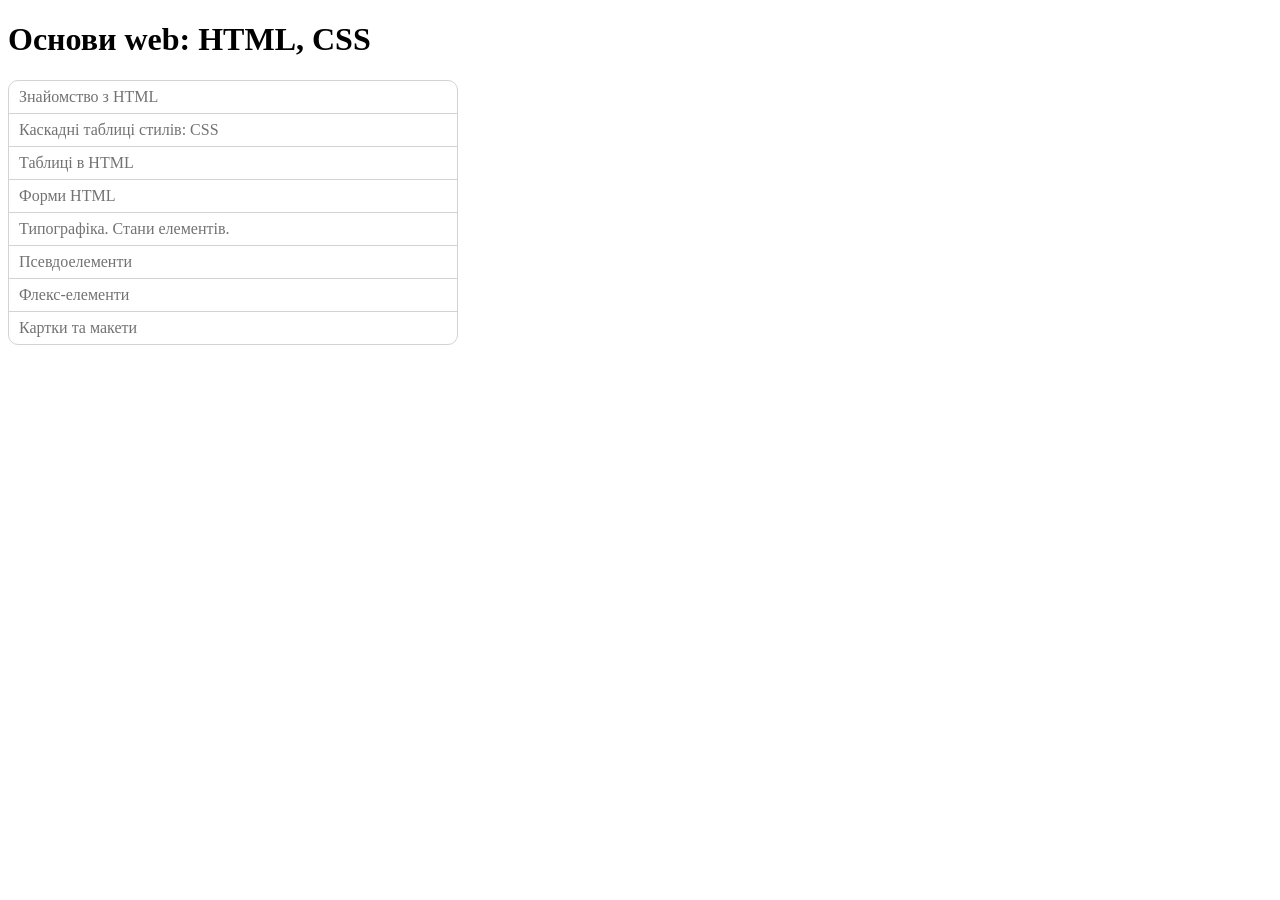
<file: index.html>
<!DOCTYPE html>
<html lang="en">
<head>
    <meta charset="UTF-8">
    <meta name="viewport" content="width=device-width, initial-scale=1.0">
    <title>Web Core</title>
    <style>
        .a-container {
            border: 1px solid lightgray;
            border-radius: 10px;
            display: flex;
            flex-direction: column;
            width: 35vw;
            min-width: 250px;
        }
        .a-container a {
            border-bottom: 1px solid lightgray;
            color: rgb(114, 114, 114);
            padding: 7px 10px;
            text-decoration: none;
        }
        .a-container a:last-child {
            border-bottom: none;
        }
    </style>
</head>
<body>
    <h1>Основи web: HTML, CSS</h1>
    <div class="a-container">
        <a href="intro.html">Знайомство з HTML</a>
        <a href="css.html">Каскадні таблиці стилів: CSS</a>
        <a href="tables.html">Таблиці в HTML</a>
        <a href="forms.html">Форми HTML</a>
        <a href="typo.html">Типографіка. Стани елементів.</a>
        <a href="battery.html">Псевдоелементи</a>
        <a href="flex.html">Флекс-елементи</a>
        <a href="cards.html">Картки та макети</a>
    </div>
</body>
</html>
</file>
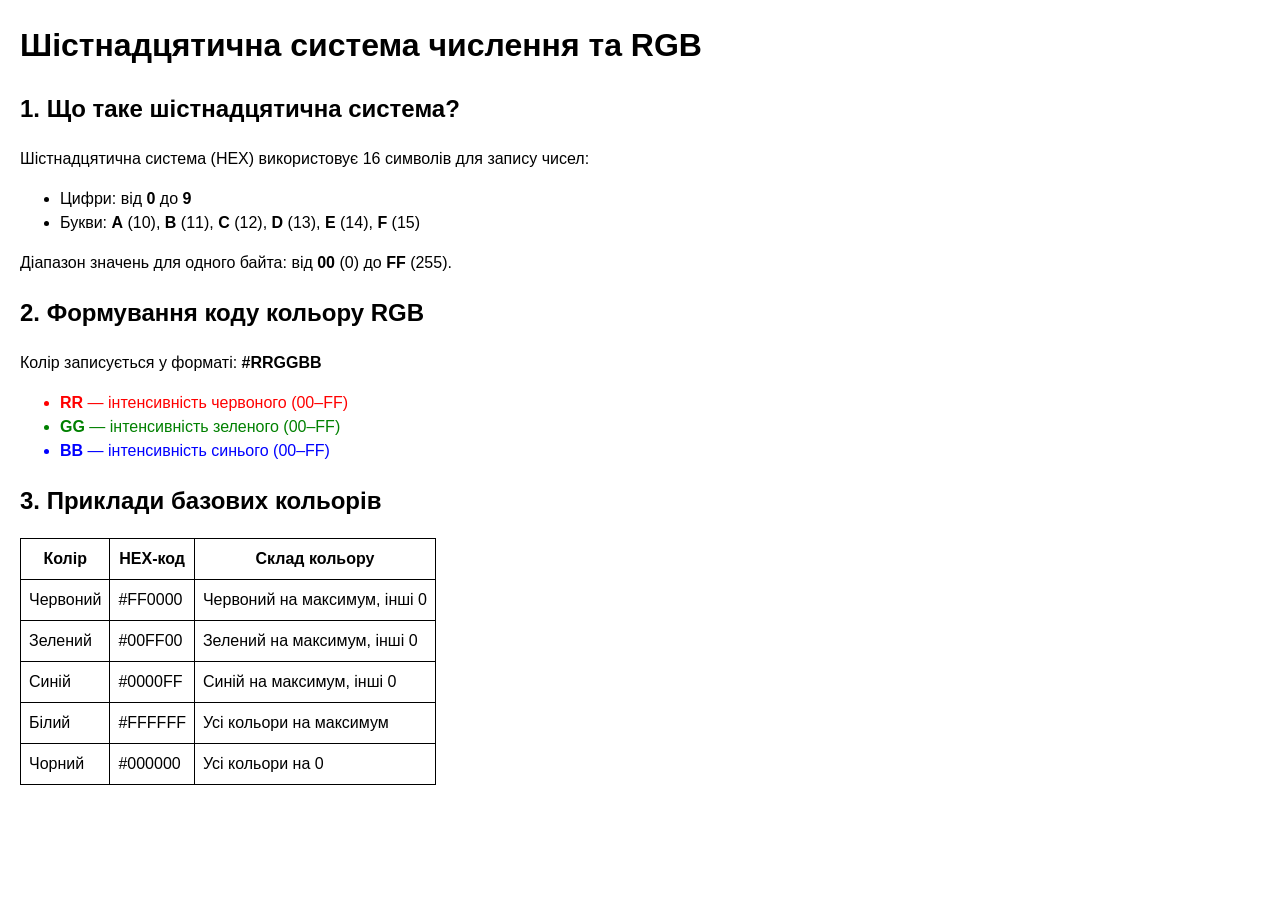
<file: dz1/index.html>
<!DOCTYPE html>
<html lang="uk">
<head>
    <meta charset="UTF-8">
    <title>Шістнадцятична система та RGB</title>
    <style>
        body {
            font-family: sans-serif;
            margin: 20px;
            line-height: 1.5;
        }
        
        table, th, td {
            border: 1px solid black;
            border-collapse: collapse;
            padding: 8px;
        }

        .red { color: red; }
        .green { color: green; }
        .blue { color: blue; }
    </style>
</head>
<body>

    <h1>Шістнадцятична система числення та RGB</h1>

    <h2>1. Що таке шістнадцятична система?</h2>
    <p>Шістнадцятична система (HEX) використовує 16 символів для запису чисел:</p>
    <ul>
        <li>Цифри: від <b>0</b> до <b>9</b></li>
        <li>Букви: <b>A</b> (10), <b>B</b> (11), <b>C</b> (12), <b>D</b> (13), <b>E</b> (14), <b>F</b> (15)</li>
    </ul>
    <p>Діапазон значень для одного байта: від <b>00</b> (0) до <b>FF</b> (255).</p>

    <h2>2. Формування коду кольору RGB</h2>
    <p>Колір записується у форматі: <b>#RRGGBB</b></p>
    <ul>
        <li class="red"><b>RR</b> — інтенсивність червоного (00–FF)</li>
        <li class="green"><b>GG</b> — інтенсивність зеленого (00–FF)</li>
        <li class="blue"><b>BB</b> — інтенсивність синього (00–FF)</li>
    </ul>

    <h2>3. Приклади базових кольорів</h2>
    <table>
        <tr>
            <th>Колір</th>
            <th>HEX-код</th>
            <th>Склад кольору</th>
        </tr>
        <tr>
            <td>Червоний</td>
            <td>#FF0000</td>
            <td>Червоний на максимум, інші 0</td>
        </tr>
        <tr>
            <td>Зелений</td>
            <td>#00FF00</td>
            <td>Зелений на максимум, інші 0</td>
        </tr>
        <tr>
            <td>Синій</td>
            <td>#0000FF</td>
            <td>Синій на максимум, інші 0</td>
        </tr>
        <tr>
            <td>Білий</td>
            <td>#FFFFFF</td>
            <td>Усі кольори на максимум</td>
        </tr>
        <tr>
            <td>Чорний</td>
            <td>#000000</td>
            <td>Усі кольори на 0</td>
        </tr>
    </table>

</body>
</html>
</file>
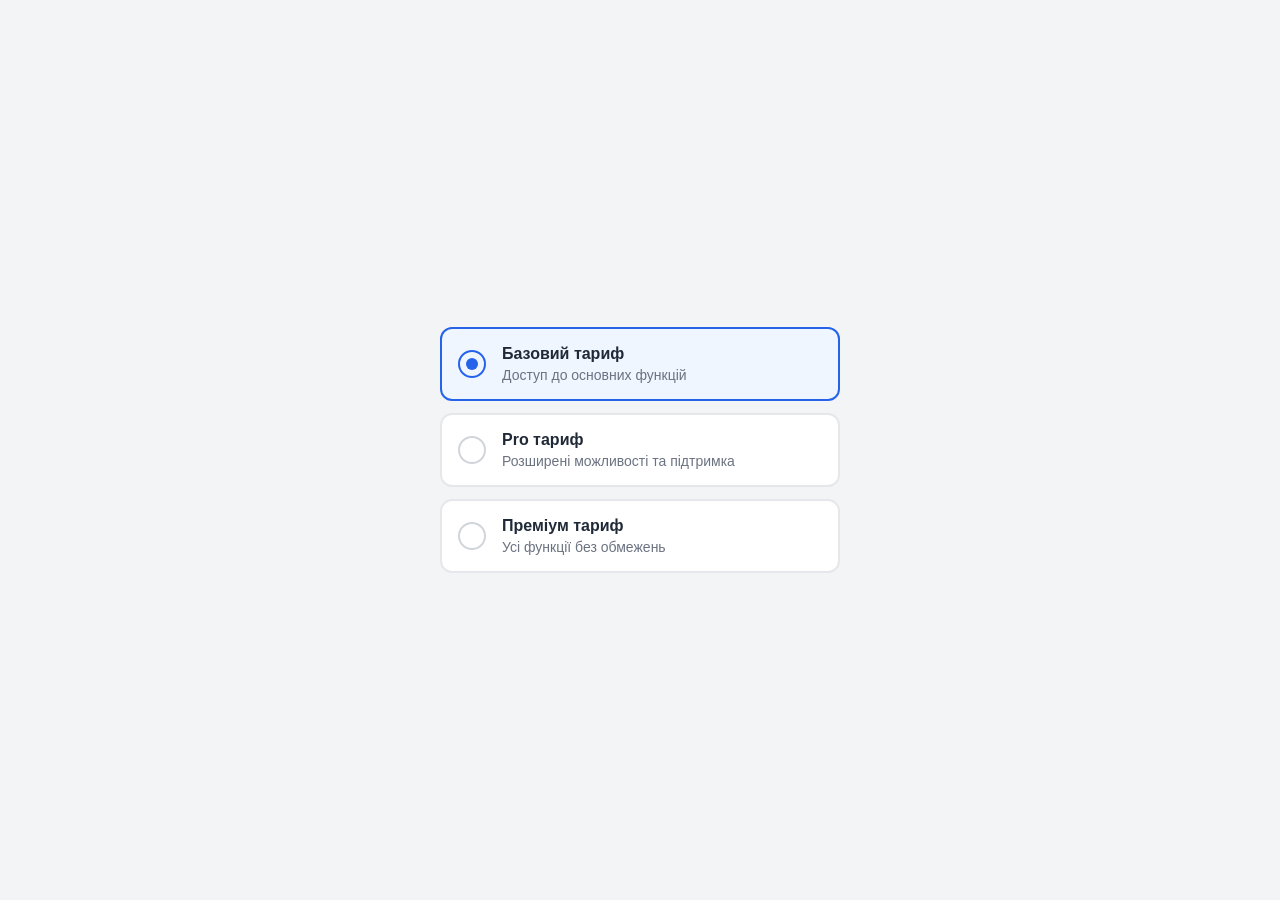
<file: dz2/index.html>
<!DOCTYPE html>
<html lang="uk">
<head>
    <meta charset="UTF-8">
    <meta name="viewport" content="width=device-width, initial-scale=1.0">
    <title>Кастомні радіокнопки</title>

    <link rel="stylesheet" href="dz5.css">
</head>
<body>
    <div class="radio-group">
        
       
        <label class="radio-container">
            <input type="radio" name="plan" value="basic" class="radio-input" checked>
            <div class="radio-label">
                <div class="radio-custom"></div>
                <div class="radio-content">
                    <span class="radio-title">Базовий тариф</span>
                    <span class="radio-description">Доступ до основних функцій</span>
                </div>
            </div>
        </label>

    
        <label class="radio-container">
            <input type="radio" name="plan" value="pro" class="radio-input">
            <div class="radio-label">
                <div class="radio-custom"></div>
                <div class="radio-content">
                    <span class="radio-title">Pro тариф</span>
                    <span class="radio-description">Розширені можливості та підтримка</span>
                </div>
            </div>
        </label>

        
        <label class="radio-container">
            <input type="radio" name="plan" value="premium" class="radio-input">
            <div class="radio-label">
                <div class="radio-custom"></div>
                <div class="radio-content">
                    <span class="radio-title">Преміум тариф</span>
                    <span class="radio-description">Усі функції без обмежень</span>
                </div>
            </div>
        </label>

    </div>
</body>
</html>
</file>
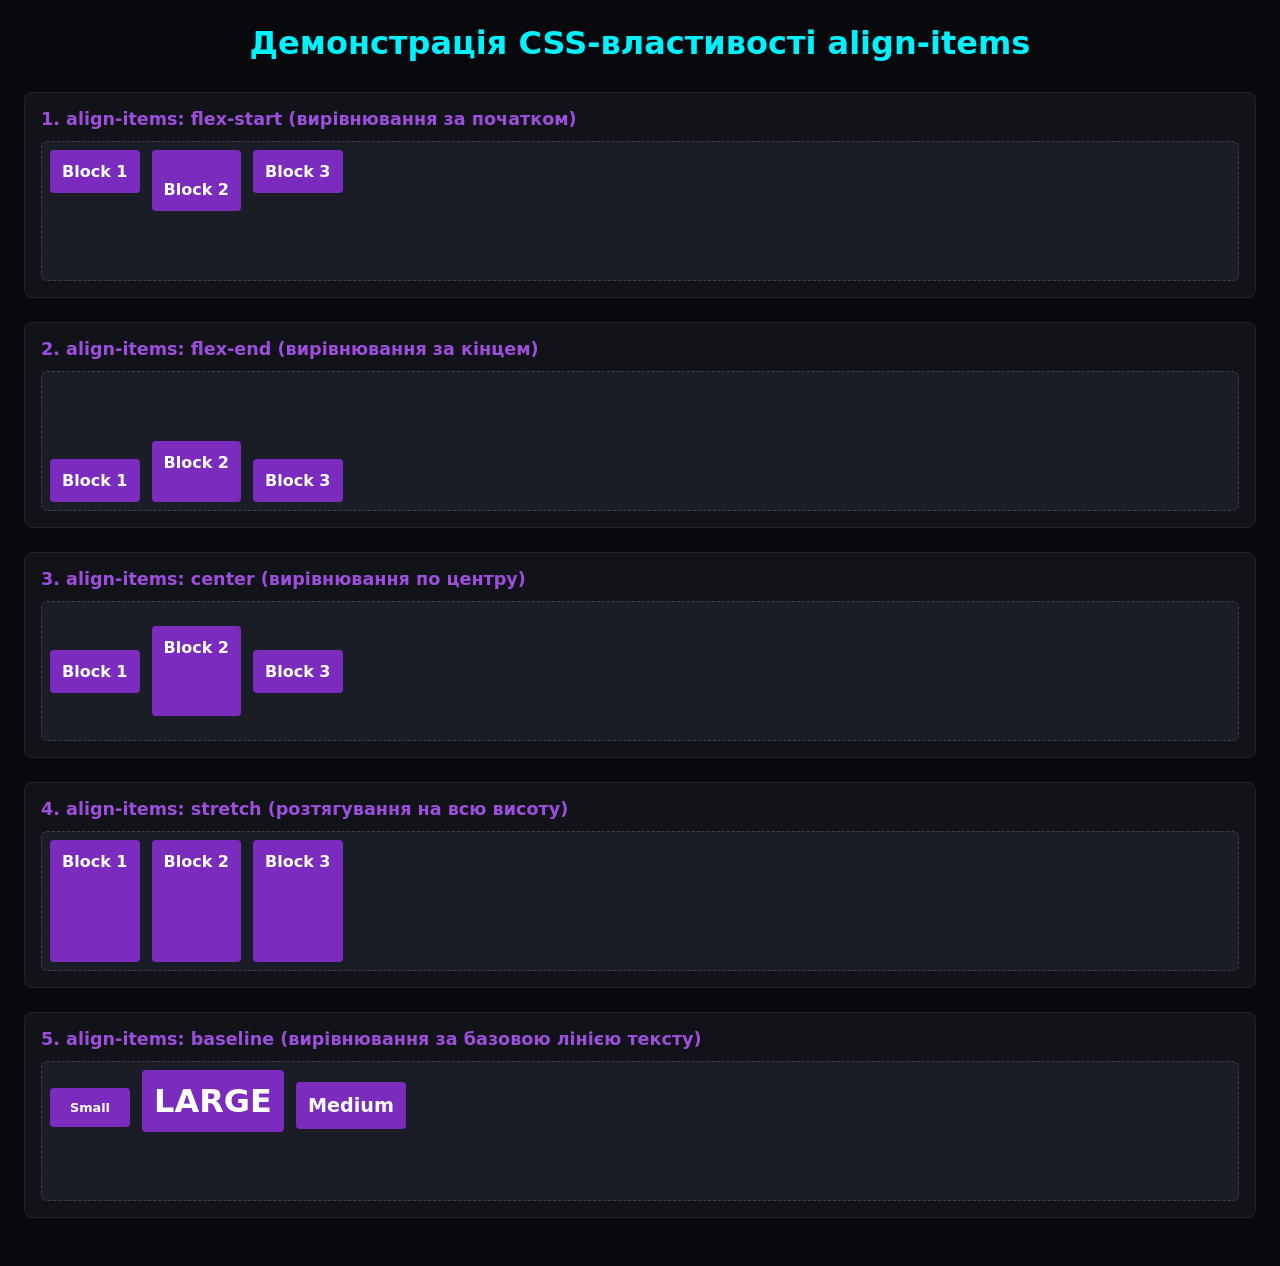
<file: dz3/index.html>
<!DOCTYPE html>
<html lang="uk">
<head>
  <meta charset="UTF-8">
  <meta name="viewport" content="width=device-width, initial-scale=1.0">
  <title>Демонстрація align-items у Flexbox</title>
  <link rel="stylesheet" href="style.css">
</head>
<body>

  <h1>Демонстрація CSS-властивості align-items</h1>

  <div class="demo-section">
    <h2>1. align-items: flex-start (вирівнювання за початком)</h2>
    <div class="flex-container align-flex-start">
      <div class="flex-item">Block 1</div>
      <div class="flex-item" style="padding-top: 30px;">Block 2</div>
      <div class="flex-item">Block 3</div>
    </div>
  </div>

  <div class="demo-section">
    <h2>2. align-items: flex-end (вирівнювання за кінцем)</h2>
    <div class="flex-container align-flex-end">
      <div class="flex-item">Block 1</div>
      <div class="flex-item" style="padding-bottom: 30px;">Block 2</div>
      <div class="flex-item">Block 3</div>
    </div>
  </div>

  <div class="demo-section">
    <h2>3. align-items: center (вирівнювання по центру)</h2>
    <div class="flex-container align-center">
      <div class="flex-item">Block 1</div>
      <div class="flex-item" style="height: 90px;">Block 2</div>
      <div class="flex-item">Block 3</div>
    </div>
  </div>

  <div class="demo-section">
    <h2>4. align-items: stretch (розтягування на всю висоту)</h2>
    <div class="flex-container align-stretch">
      <div class="flex-item">Block 1</div>
      <div class="flex-item">Block 2</div>
      <div class="flex-item">Block 3</div>
    </div>
  </div>

  <div class="demo-section">
    <h2>5. align-items: baseline (вирівнювання за базовою лінією тексту)</h2>
    <div class="flex-container align-baseline">
      <div class="flex-item item-small">Small</div>
      <div class="flex-item item-large">LARGE</div>
      <div class="flex-item item-medium">Medium</div>
    </div>
  </div>

</body>
</html>
</file>
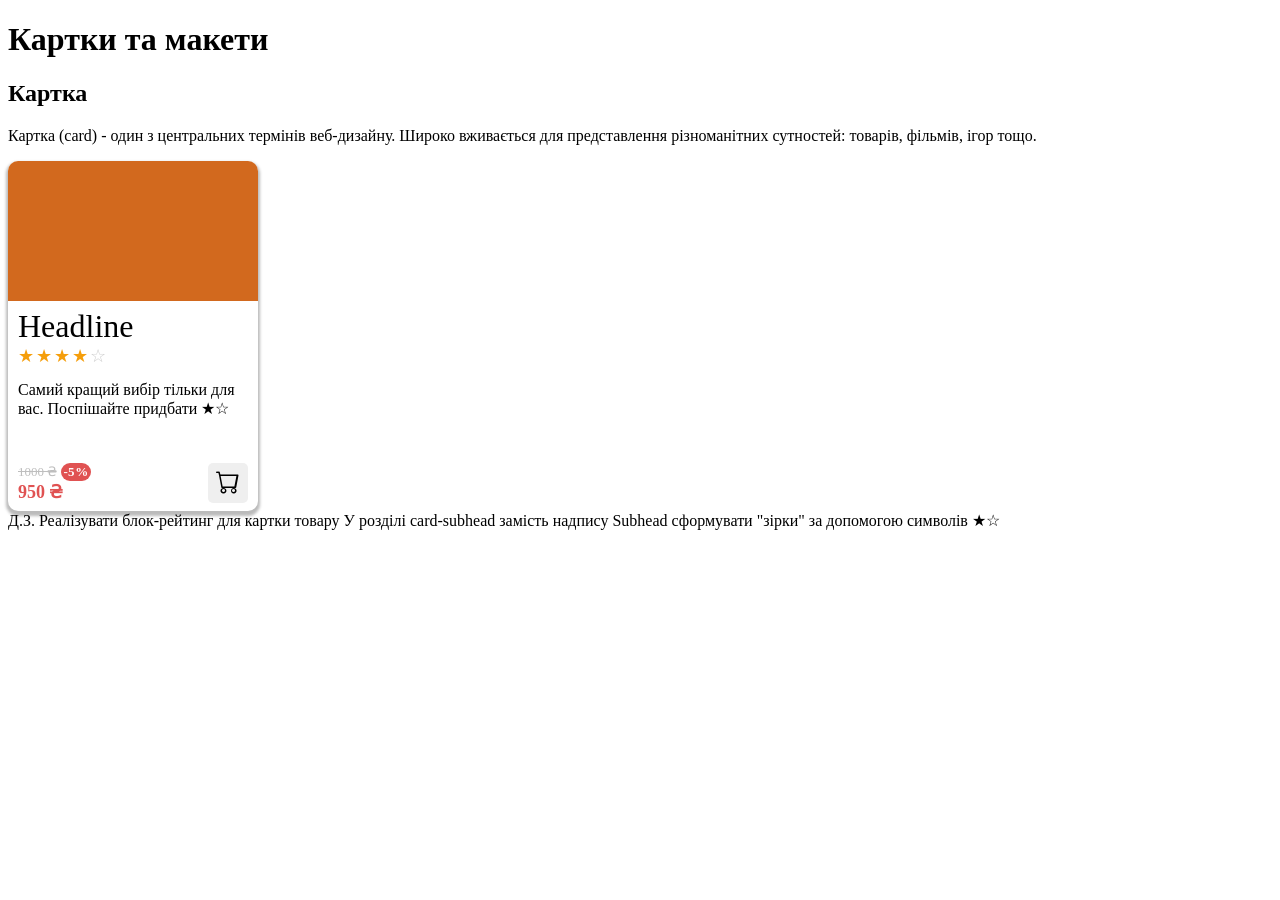
<file: dz5/index.html>
<!DOCTYPE html>
<html lang="en">
<head>
    <meta charset="UTF-8">
    <meta name="viewport" content="width=device-width, initial-scale=1.0">
    <title>Cards</title>
    <link rel="stylesheet" href="https://cdn.jsdelivr.net/npm/bootstrap-icons@1.13.2/font/bootstrap-icons.min.css">
    <link rel="stylesheet" href="cards.css" />
</head>
<body>
    <h1>Картки та макети</h1>
    <h2>Картка</h2>
    <p>
        Картка (card) - один з центральних термінів
        веб-дизайну. Широко вживається для представлення
        різноманітних сутностей: товарів, фільмів, ігор тощо.
    </p>

    <div class="card">
        <div class="card-image"></div>
        <div class="card-headline">Headline</div>
        <div class="card-subhead">
        <span class="star filled">★</span>
        <span class="star filled">★</span>
        <span class="star filled">★</span>
        <span class="star filled">★</span>
        <span class="star">☆</span>
    </div>
        <div class="card-text">
            Самий кращий вибір тільки для вас. 
            Поспішайте придбати ★☆
        </div>
        <div class="card-footer">
            <div class="card-price">
                <div class="card-price-discount">
                    <div class="card-price-old">
                        1000&thinsp;₴
                    </div>
                    <div class="card-dicount-percent">
                        -5&hairsp;%
                    </div>
                </div>
                <div class="card-price-actual">
                    950&thinsp;₴
                </div>
                
            </div>

            <button class="card-button">
                <i class="bi bi-cart"></i>
            </button>
        </div>
    </div>
Д.З. Реалізувати блок-рейтинг для картки товару
У розділі card-subhead замість надпису Subhead
сформувати "зірки" за допомогою символів ★☆
</body>
</html>
</file>
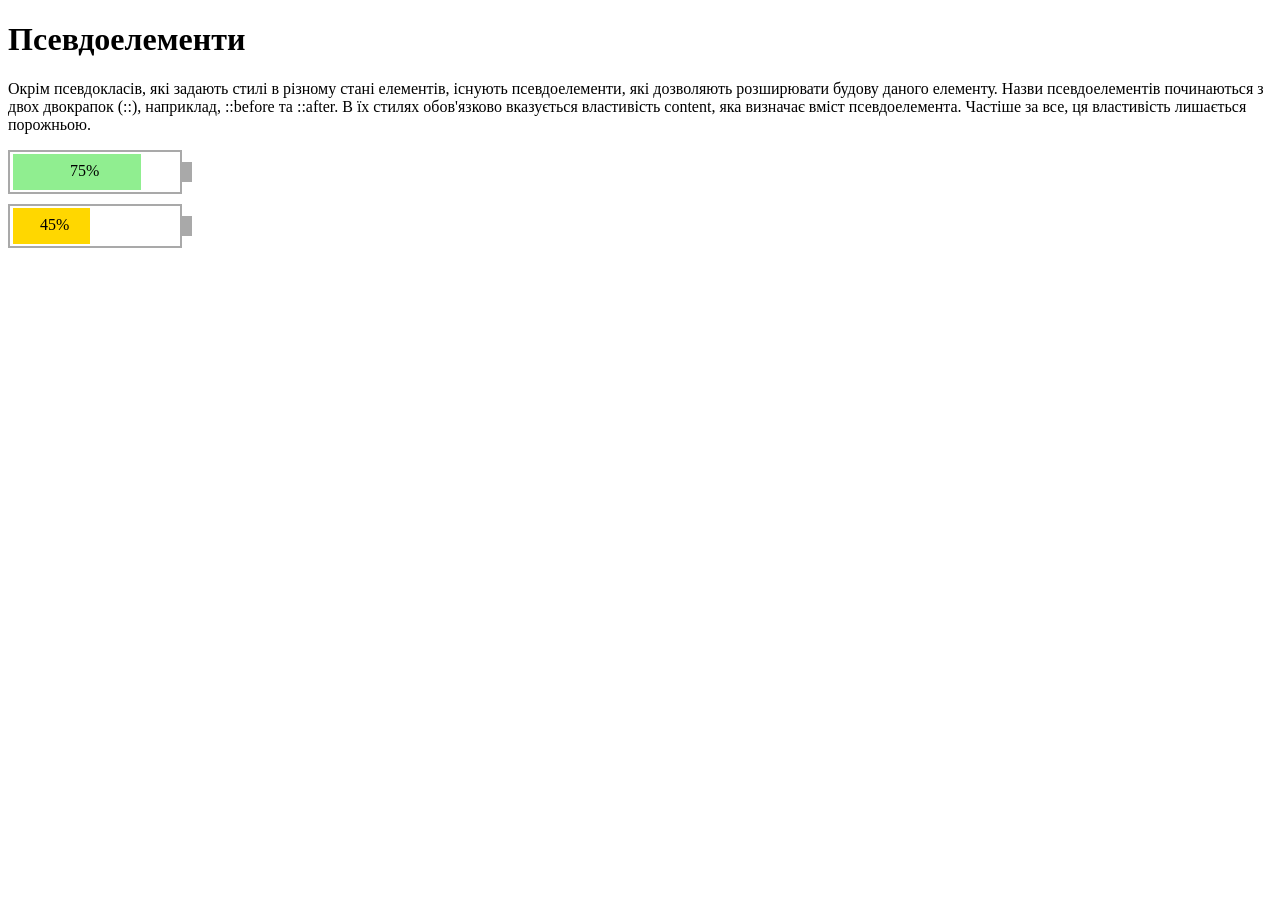
<file: battery.html>
<!DOCTYPE html>
<html lang="en">
<head>
    <meta charset="UTF-8">
    <meta name="viewport" content="width=device-width, initial-scale=1.0">
    <title>Pseudo Elements</title>
    <style>
        .battery {
            border: 2px solid darkgray;
            margin-top: 10px;
            position: relative;  /* відносний елемент - від нього буде відлік */
        }
        .battery::after {
            background-color: darkgray;
            content: "";
            position: absolute;  /* абсолютна позиція від найближчого позиціонованого предка */
            height: 20px;
            right: -12px;
            top: 10px;
            width: 10px;
        }        
        .full::before, .middle::before {
            content: "";
            display: block;
            height: 90%;
            left: 3px;
            position: absolute;
            top: 5%;
            z-index: -1;
        }   
        .full::before {
            background-color: lightgreen;
            width: 75%;
        }         
        .middle::before {
            background-color: gold;
            width: 45%;
        }
        .full {
            height: 20px;
            padding: 10px 60px;
            width: 50px;
        }
        .middle {
            height: 20px;
            padding: 10px 30px;
            width: 110px;
        }
    </style>
</head>
<body>
    <h1>Псевдоелементи</h1>
    <p>
        Окрім псевдокласів, які задають стилі в різному стані елементів,
        існують псевдоелементи, які дозволяють розширювати будову даного
        елементу. Назви псевдоелементів починаються з двох двокрапок (::), 
        наприклад, ::before та ::after.  В їх стилях обов'язково 
        вказується властивість content, яка визначає вміст псевдоелемента.
        Частіше за все, ця властивість лишається порожньою. 
    </p>
    <div class="battery full">75%</div>
    <div class="battery middle">45%</div>
</body>
</html>
</file>
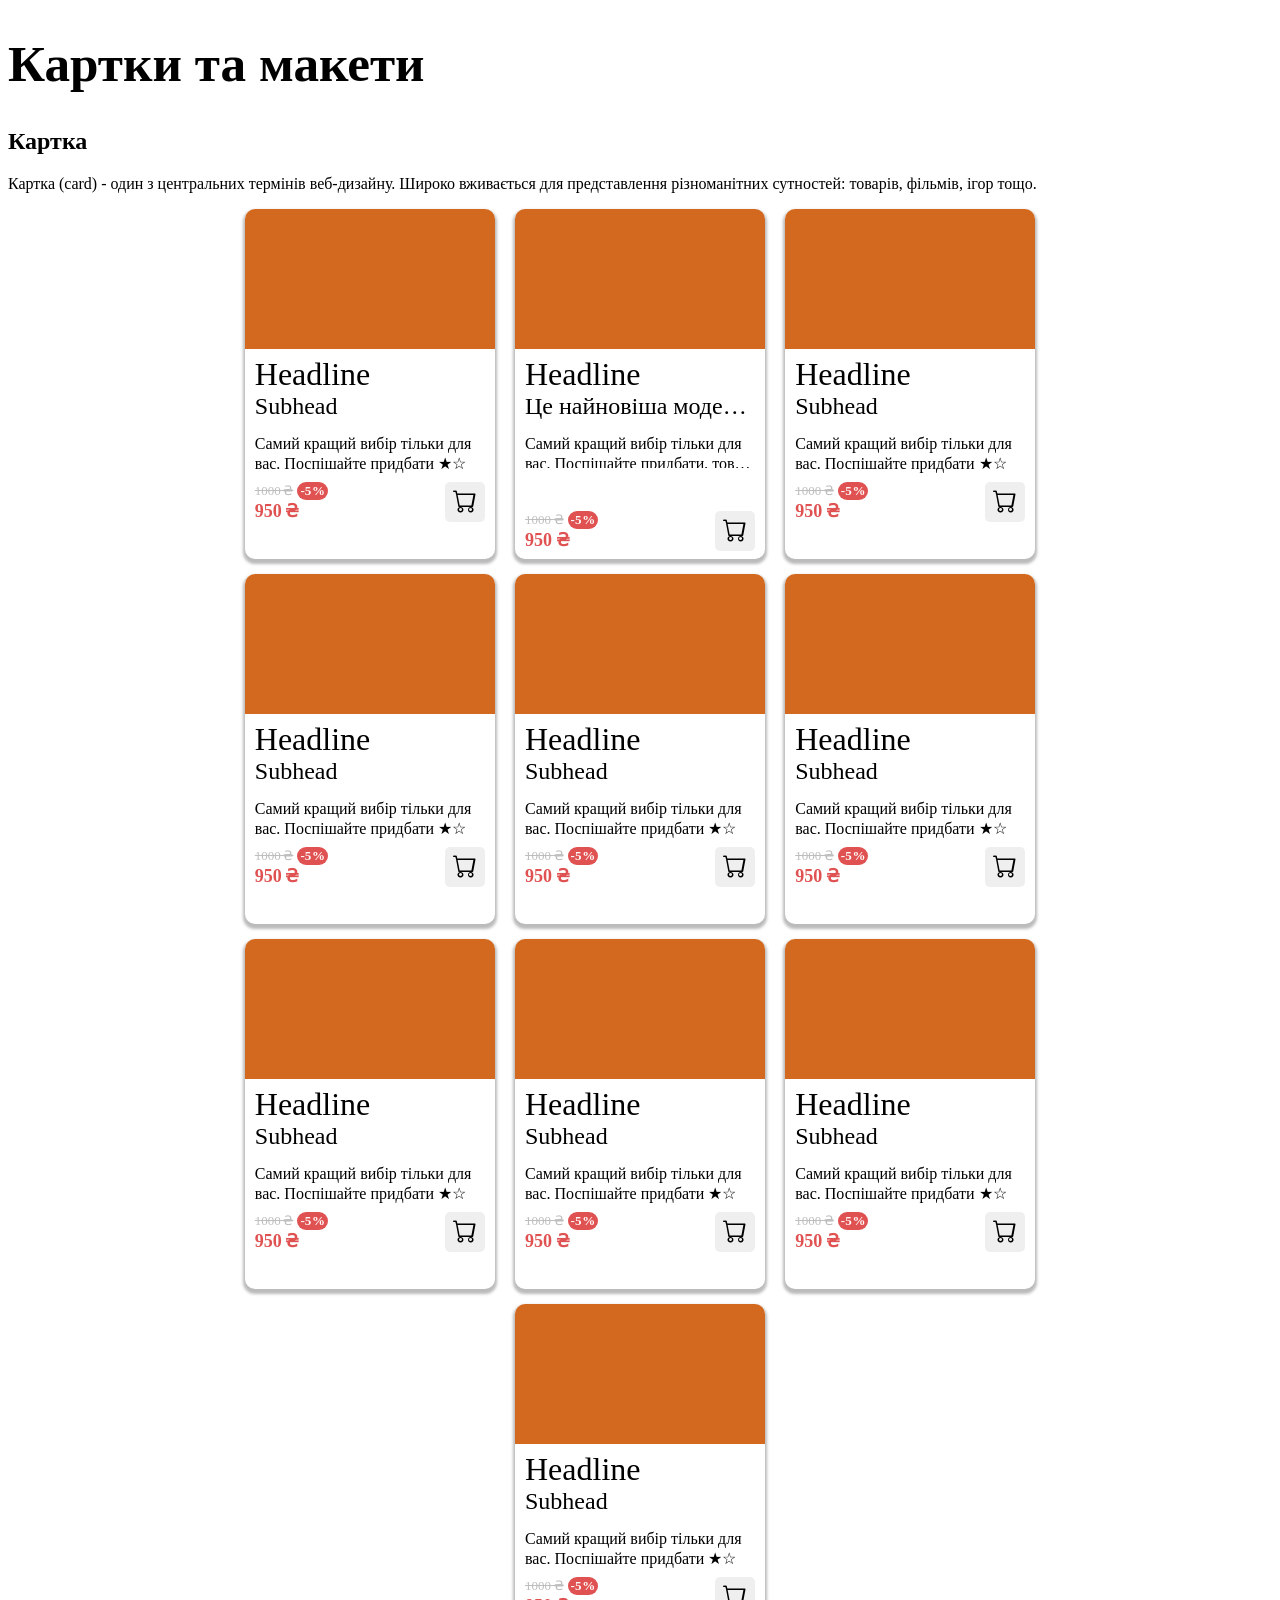
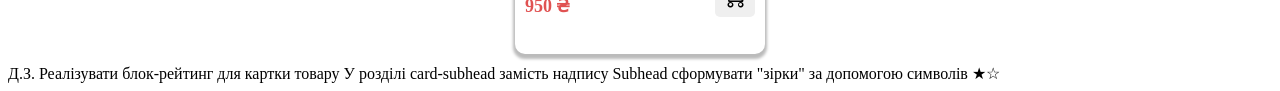
<file: cards.html>
<!DOCTYPE html>
<html lang="en">
<head>
    <meta charset="UTF-8">
    <meta name="viewport" content="width=device-width, initial-scale=1.0">
    <title>Cards</title>
    <link rel="stylesheet" href="https://cdn.jsdelivr.net/npm/bootstrap-icons@1.13.2/font/bootstrap-icons.min.css">
    <link rel="stylesheet" href="cards.css" />
</head>
<body>
    <h1 class="page-header">Картки та макети</h1>
    <h2>Картка</h2>
    <p>
        Картка (card) - один з центральних термінів
        веб-дизайну. Широко вживається для представлення
        різноманітних сутностей: товарів, фільмів, ігор тощо.
    </p>

<div class="cards-container">

    <div class="card">
        <div class="card-image"></div>
        <div class="card-headline">Headline</div>
        <div class="card-subhead">Subhead</div>
        <div class="card-text">
            Самий кращий вибір тільки для вас. 
            Поспішайте придбати ★☆
        </div>
        <div class="card-footer">
            <div class="card-price">
                <div class="card-price-discount">
                    <div class="card-price-old">
                        1000&thinsp;₴
                    </div>
                    <div class="card-dicount-percent">
                        -5&hairsp;%
                    </div>
                </div>
                <div class="card-price-actual">
                    950&thinsp;₴
                </div>
            </div>

            <button class="card-button">
                <i class="bi bi-cart"></i>
            </button>
        </div>
    </div>

    <div class="card">
        <div class="card-image"></div>
        <div class="card-headline">Headline</div>
        <div class="card-subhead">Це найновіша модель даного пристрою</div>
        <div class="card-text" 
        title="Самий кращий вибір тільки для вас. 
        Поспішайте придбати, товар в обмеженій кількості.
        Знижки діють у дні акцій: з понеділка по четвер
        у першій половині дня (до обідньої перерви)">
            Самий кращий вибір тільки для вас. 
            Поспішайте придбати, товар в обмеженій кількості.
            Знижки діють у дні акцій: з понеділка по четвер
            у першій половині дня (до обідньої перерви) ★☆
        </div>
        <div class="spacer"></div>
        <div class="card-footer">
            <div class="card-price">
                <div class="card-price-discount">
                    <div class="card-price-old">
                        1000&thinsp;₴
                    </div>
                    <div class="card-dicount-percent">
                        -5&hairsp;%
                    </div>
                </div>
                <div class="card-price-actual">
                    950&thinsp;₴
                </div>
            </div>

            <button class="card-button">
                <i class="bi bi-cart"></i>
            </button>
        </div>
    </div>

    <div class="card">
        <div class="card-image"></div>
        <div class="card-headline">Headline</div>
        <div class="card-subhead">Subhead</div>
        <div class="card-text">
            Самий кращий вибір тільки для вас. 
            Поспішайте придбати ★☆
        </div>
        <div class="card-footer">
            <div class="card-price">
                <div class="card-price-discount">
                    <div class="card-price-old">
                        1000&thinsp;₴
                    </div>
                    <div class="card-dicount-percent">
                        -5&hairsp;%
                    </div>
                </div>
                <div class="card-price-actual">
                    950&thinsp;₴
                </div>
            </div>

            <button class="card-button">
                <i class="bi bi-cart"></i>
            </button>
        </div>
    </div>

    <div class="card">
        <div class="card-image"></div>
        <div class="card-headline">Headline</div>
        <div class="card-subhead">Subhead</div>
        <div class="card-text">
            Самий кращий вибір тільки для вас. 
            Поспішайте придбати ★☆
        </div>
        <div class="card-footer">
            <div class="card-price">
                <div class="card-price-discount">
                    <div class="card-price-old">
                        1000&thinsp;₴
                    </div>
                    <div class="card-dicount-percent">
                        -5&hairsp;%
                    </div>
                </div>
                <div class="card-price-actual">
                    950&thinsp;₴
                </div>
            </div>

            <button class="card-button">
                <i class="bi bi-cart"></i>
            </button>
        </div>
    </div>

    <div class="card">
        <div class="card-image"></div>
        <div class="card-headline">Headline</div>
        <div class="card-subhead">Subhead</div>
        <div class="card-text">
            Самий кращий вибір тільки для вас. 
            Поспішайте придбати ★☆
        </div>
        <div class="card-footer">
            <div class="card-price">
                <div class="card-price-discount">
                    <div class="card-price-old">
                        1000&thinsp;₴
                    </div>
                    <div class="card-dicount-percent">
                        -5&hairsp;%
                    </div>
                </div>
                <div class="card-price-actual">
                    950&thinsp;₴
                </div>
            </div>

            <button class="card-button">
                <i class="bi bi-cart"></i>
            </button>
        </div>
    </div>

    <div class="card">
        <div class="card-image"></div>
        <div class="card-headline">Headline</div>
        <div class="card-subhead">Subhead</div>
        <div class="card-text">
            Самий кращий вибір тільки для вас. 
            Поспішайте придбати ★☆
        </div>
        <div class="card-footer">
            <div class="card-price">
                <div class="card-price-discount">
                    <div class="card-price-old">
                        1000&thinsp;₴
                    </div>
                    <div class="card-dicount-percent">
                        -5&hairsp;%
                    </div>
                </div>
                <div class="card-price-actual">
                    950&thinsp;₴
                </div>
            </div>

            <button class="card-button">
                <i class="bi bi-cart"></i>
            </button>
        </div>
    </div>

    <div class="card">
        <div class="card-image"></div>
        <div class="card-headline">Headline</div>
        <div class="card-subhead">Subhead</div>
        <div class="card-text">
            Самий кращий вибір тільки для вас. 
            Поспішайте придбати ★☆
        </div>
        <div class="card-footer">
            <div class="card-price">
                <div class="card-price-discount">
                    <div class="card-price-old">
                        1000&thinsp;₴
                    </div>
                    <div class="card-dicount-percent">
                        -5&hairsp;%
                    </div>
                </div>
                <div class="card-price-actual">
                    950&thinsp;₴
                </div>
            </div>

            <button class="card-button">
                <i class="bi bi-cart"></i>
            </button>
        </div>
    </div>

    <div class="card">
        <div class="card-image"></div>
        <div class="card-headline">Headline</div>
        <div class="card-subhead">Subhead</div>
        <div class="card-text">
            Самий кращий вибір тільки для вас. 
            Поспішайте придбати ★☆
        </div>
        <div class="card-footer">
            <div class="card-price">
                <div class="card-price-discount">
                    <div class="card-price-old">
                        1000&thinsp;₴
                    </div>
                    <div class="card-dicount-percent">
                        -5&hairsp;%
                    </div>
                </div>
                <div class="card-price-actual">
                    950&thinsp;₴
                </div>
            </div>

            <button class="card-button">
                <i class="bi bi-cart"></i>
            </button>
        </div>
    </div>

    <div class="card">
        <div class="card-image"></div>
        <div class="card-headline">Headline</div>
        <div class="card-subhead">Subhead</div>
        <div class="card-text">
            Самий кращий вибір тільки для вас. 
            Поспішайте придбати ★☆
        </div>
        <div class="card-footer">
            <div class="card-price">
                <div class="card-price-discount">
                    <div class="card-price-old">
                        1000&thinsp;₴
                    </div>
                    <div class="card-dicount-percent">
                        -5&hairsp;%
                    </div>
                </div>
                <div class="card-price-actual">
                    950&thinsp;₴
                </div>
            </div>

            <button class="card-button">
                <i class="bi bi-cart"></i>
            </button>
        </div>
    </div>

    <div class="card">
        <div class="card-image"></div>
        <div class="card-headline">Headline</div>
        <div class="card-subhead">Subhead</div>
        <div class="card-text">
            Самий кращий вибір тільки для вас. 
            Поспішайте придбати ★☆
        </div>
        <div class="card-footer">
            <div class="card-price">
                <div class="card-price-discount">
                    <div class="card-price-old">
                        1000&thinsp;₴
                    </div>
                    <div class="card-dicount-percent">
                        -5&hairsp;%
                    </div>
                </div>
                <div class="card-price-actual">
                    950&thinsp;₴
                </div>
            </div>

            <button class="card-button">
                <i class="bi bi-cart"></i>
            </button>
        </div>
    </div>

</div>

Д.З. Реалізувати блок-рейтинг для картки товару
У розділі card-subhead замість надпису Subhead
сформувати "зірки" за допомогою символів ★☆
</body>
</html>
</file>
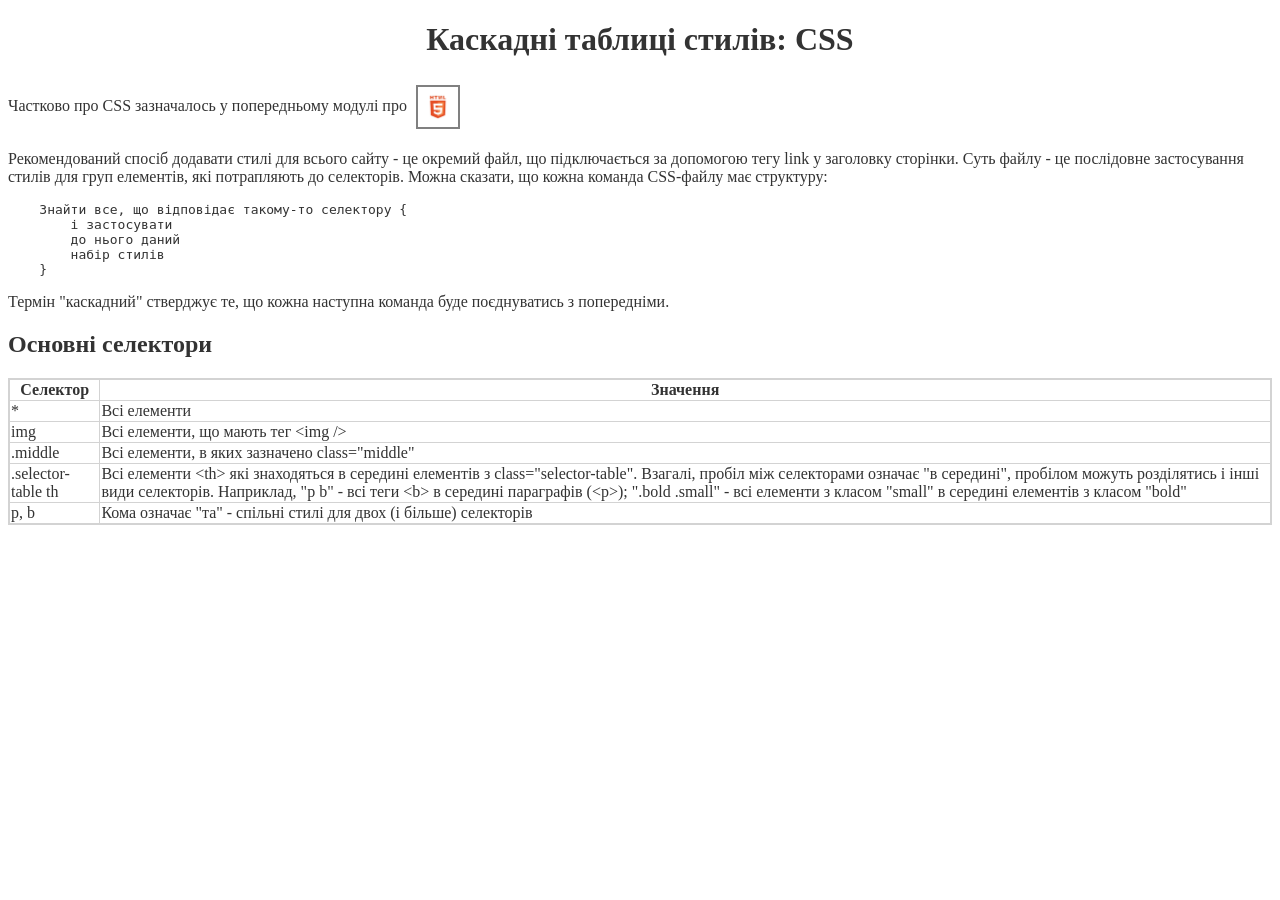
<file: css.html>
<!DOCTYPE html>
<html lang="en">
<head>
    <meta charset="UTF-8">
    <meta name="viewport" content="width=device-width, initial-scale=1.0">
    <title>CSS</title>
    <link rel="stylesheet" href="css.css" />
</head>
<body>
    <h1>Каскадні таблиці стилів: CSS</h1>
    <p>
        Частково про CSS зазначалось у попередньому модулі про
        <a href="intro.html">
            <img class="middle" src="html5.jpg" />
        </a>
    </p>
    <p>
        Рекомендований спосіб додавати стилі для всього сайту -
        це окремий файл, що підключається за допомогою тегу link
        у заголовку сторінки. Суть файлу - це послідовне застосування
        стилів для груп елементів, які потрапляють до селекторів. 
        Можна сказати, що кожна команда CSS-файлу має структуру:         
    </p>
<pre>
    Знайти все, що відповідає такому-то селектору {
        і застосувати
        до нього даний 
        набір стилів
    }
</pre>    
    <p>
        Термін "каскадний" стверджує те, що кожна наступна команда
        буде поєднуватись з попередніми.
    </p>
    <h2>Основні селектори</h2>
    <table class="selector-table">
        <thead>
            <tr> <th>Селектор</th> <th>Значення</th> </tr>
        </thead>
        <tbody>
            <tr> <td>*</td> <td>Всі елементи</td> </tr>
            <tr> 
                <td>img</td> 
                <td>Всі елементи, що мають тег &lt;img /&gt;</td> 
            </tr>
            <tr> 
                <td>.middle</td> 
                <td>Всі елементи, в яких зазначено class="middle"</td> 
            </tr>
            <tr> 
                <td>.selector-table th</td> 
                <td>Всі елементи &lt;th&gt; які знаходяться
                    в середині елементів з class="selector-table".
                    Взагалі, пробіл між селекторами означає "в середині", 
                    пробілом можуть розділятись і інші види селекторів. 
                    Наприклад, "p b" - всі теги &lt;b&gt; в середині
                    параграфів (&lt;p&gt;);
                    ".bold .small" - всі елементи з класом "small"
                    в середині елементів з класом "bold"
                </td> 
            </tr>
            <tr>
                <td>p, b</td>
                <td>Кома означає "та" - спільні стилі 
                    для двох (і більше) селекторів
                </td>
            </tr>
        </tbody>
    </table>
</body>
</html>
</file>
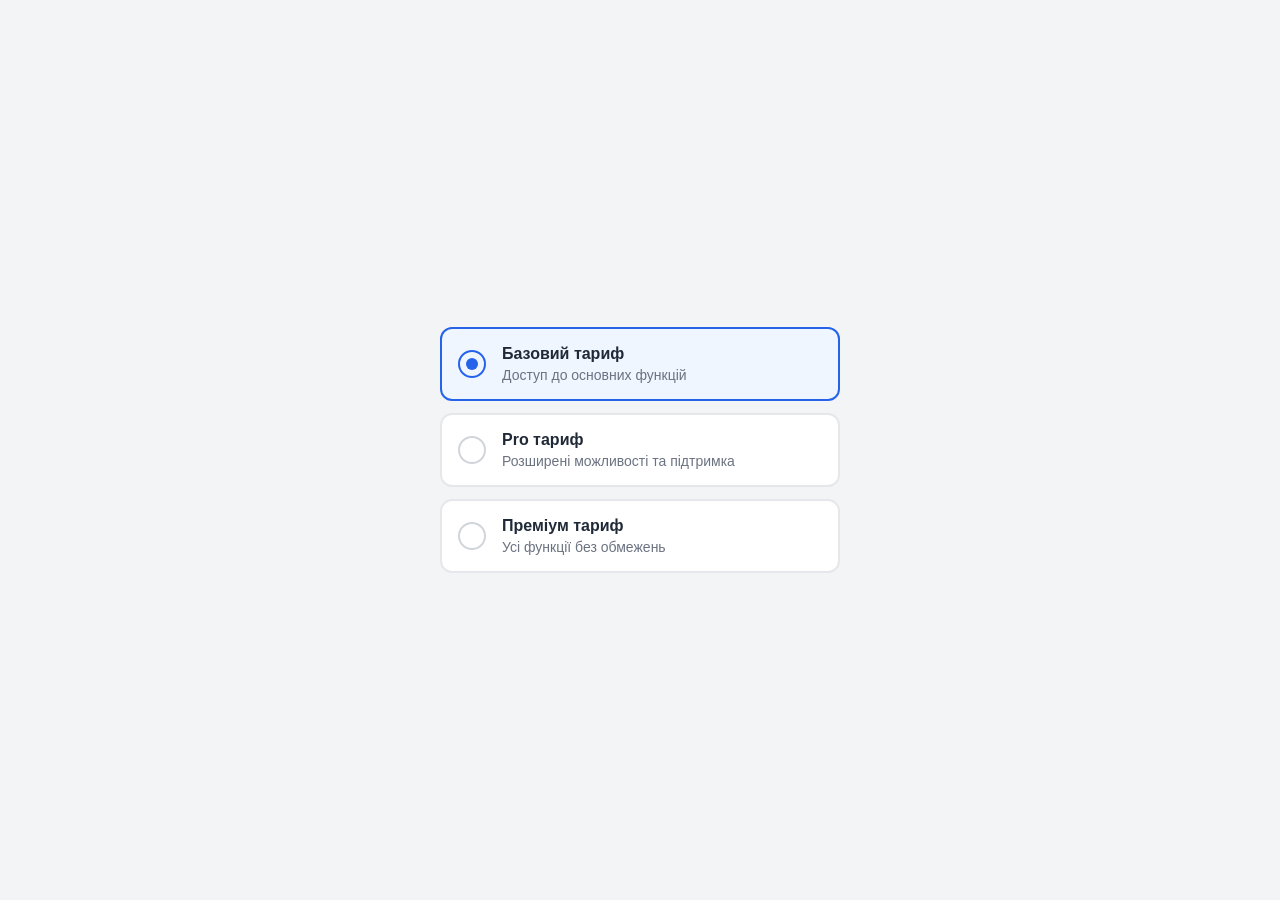
<file: dz5.html>
<!DOCTYPE html>
<html lang="uk">
<head>
    <meta charset="UTF-8">
    <meta name="viewport" content="width=device-width, initial-scale=1.0">
    <title>Кастомні радіокнопки</title>

    <link rel="stylesheet" href="dz5.css">
</head>
<body>
    <div class="radio-group">
        
       
        <label class="radio-container">
            <input type="radio" name="plan" value="basic" class="radio-input" checked>
            <div class="radio-label">
                <div class="radio-custom"></div>
                <div class="radio-content">
                    <span class="radio-title">Базовий тариф</span>
                    <span class="radio-description">Доступ до основних функцій</span>
                </div>
            </div>
        </label>

    
        <label class="radio-container">
            <input type="radio" name="plan" value="pro" class="radio-input">
            <div class="radio-label">
                <div class="radio-custom"></div>
                <div class="radio-content">
                    <span class="radio-title">Pro тариф</span>
                    <span class="radio-description">Розширені можливості та підтримка</span>
                </div>
            </div>
        </label>

        
        <label class="radio-container">
            <input type="radio" name="plan" value="premium" class="radio-input">
            <div class="radio-label">
                <div class="radio-custom"></div>
                <div class="radio-content">
                    <span class="radio-title">Преміум тариф</span>
                    <span class="radio-description">Усі функції без обмежень</span>
                </div>
            </div>
        </label>

    </div>
</body>
</html>
</file>
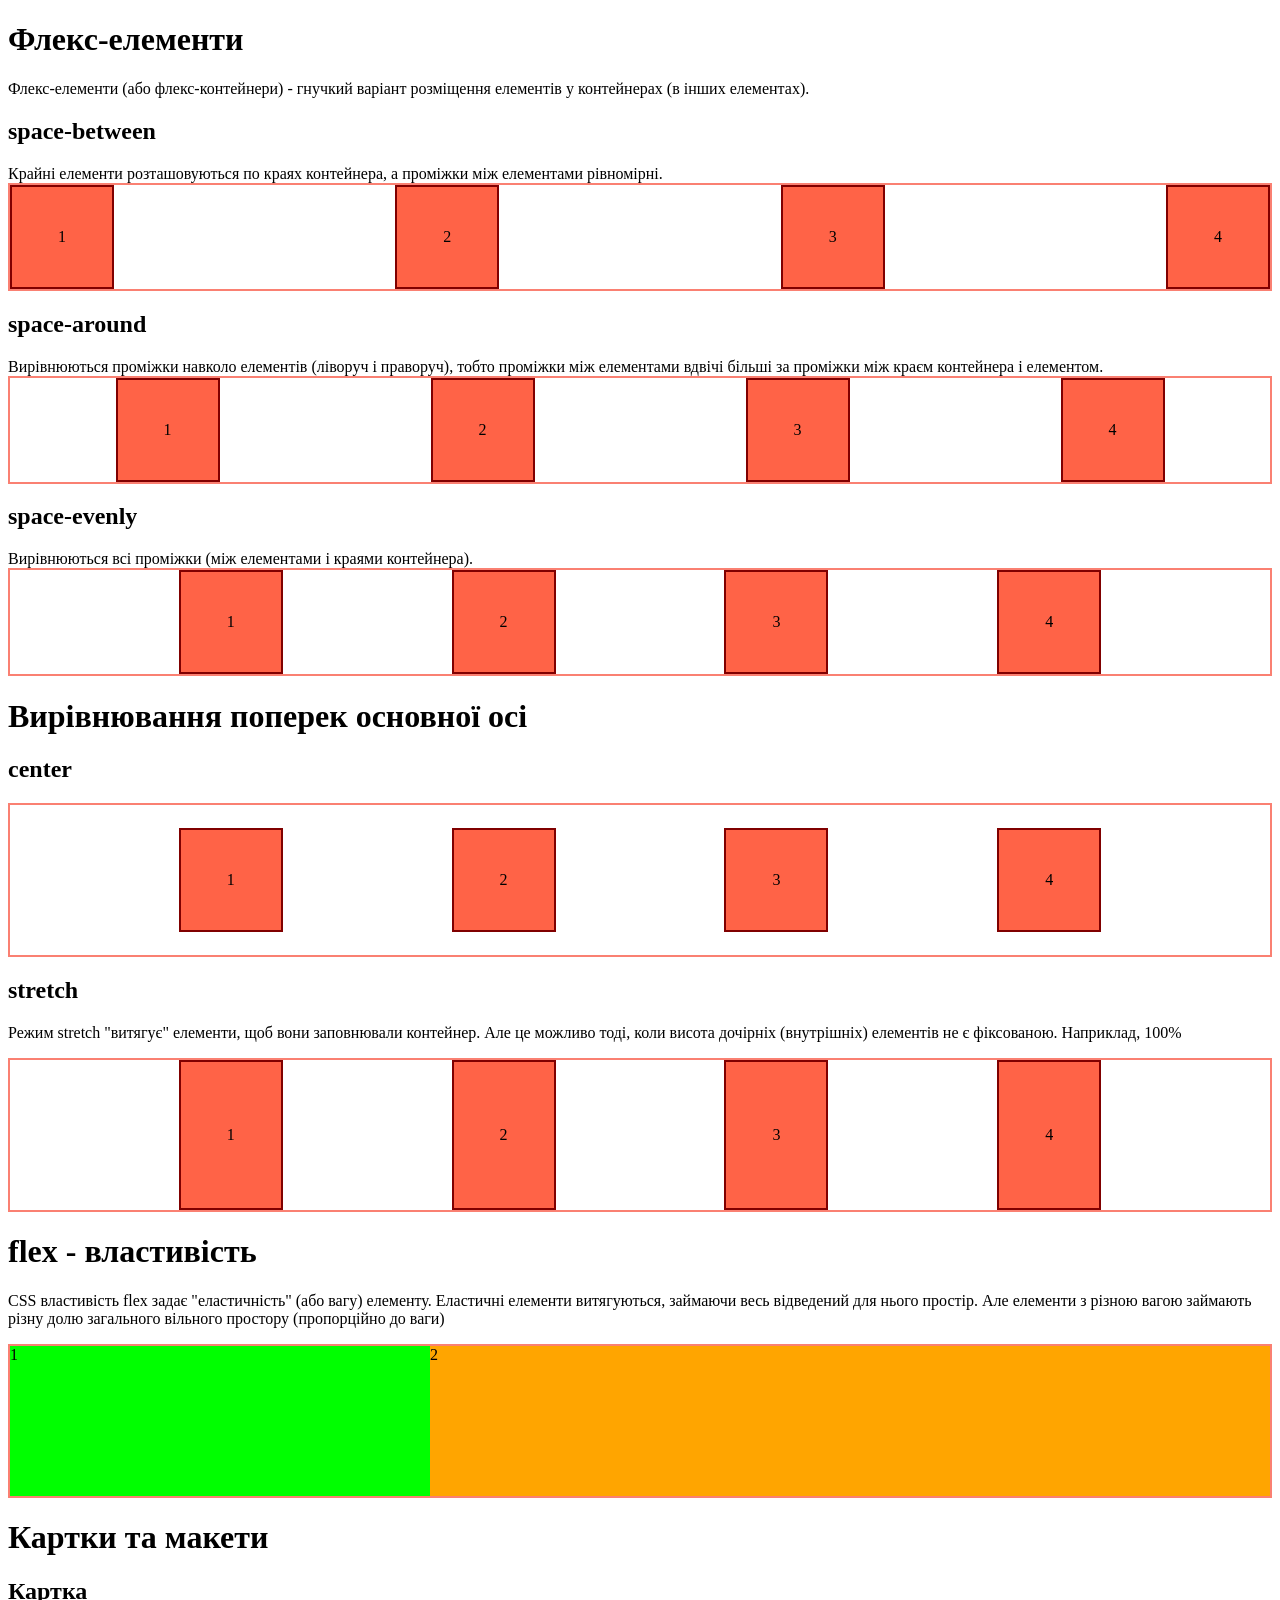
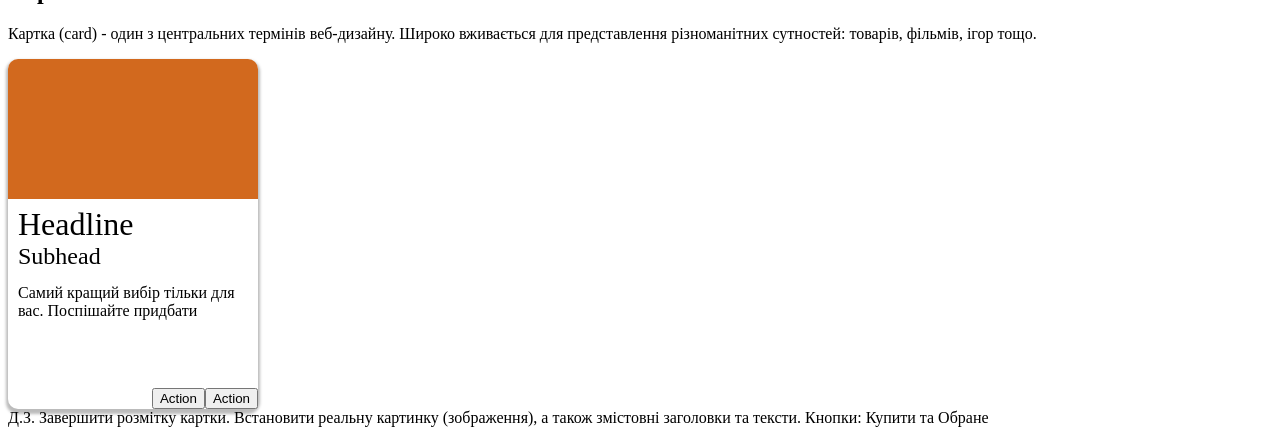
<file: flex.html>
<!DOCTYPE html>
<html lang="en">
<head>
    <meta charset="UTF-8">
    <meta name="viewport" content="width=device-width, initial-scale=1.0">
    <title>Flex</title>
    <link rel="stylesheet" href="flex.css" />
</head>
<body>
    <h1>Флекс-елементи</h1>
    <p>
        Флекс-елементи (або флекс-контейнери) - гнучкий варіант
        розміщення елементів у контейнерах (в інших елементах). 
    </p>

    <h2>space-between</h2>
    Крайні елементи розташовуються по краях контейнера, 
    а проміжки між елементами рівномірні.
    <div class="container j-between">
        <div class="item">1</div>
        <div class="item">2</div>
        <div class="item">3</div>
        <div class="item">4</div>
    </div>
    
    <h2>space-around</h2>
    Вирівнюються проміжки навколо елементів (ліворуч і праворуч), 
    тобто проміжки між елементами вдвічі більші за проміжки 
    між краєм контейнера і елементом.
    <div class="container j-around">
        <div class="item">1</div>
        <div class="item">2</div>
        <div class="item">3</div>
        <div class="item">4</div>
    </div>
    
    <h2>space-evenly</h2>
    Вирівнюються всі проміжки (між елементами і краями контейнера).
    <div class="container j-evenly">
        <div class="item">1</div>
        <div class="item">2</div>
        <div class="item">3</div>
        <div class="item">4</div>
    </div>

    <h1>Вирівнювання поперек основної осі</h1>
    <h2>center</h2>
    <div class="container h-150 j-evenly a-center">
        <div class="item">1</div>
        <div class="item">2</div>
        <div class="item">3</div>
        <div class="item">4</div>
    </div>

    <h2>stretch</h2>
    <p>
        Режим stretch "витягує" елементи, щоб вони заповнювали
        контейнер. Але це можливо тоді, коли висота дочірніх 
        (внутрішніх) елементів не є фіксованою. Наприклад, 100%
    </p>
    <div class="container h-150 j-evenly a-stretch">
        <div class="item h-auto">1</div>
        <div class="item h-auto">2</div>
        <div class="item h-auto">3</div>
        <div class="item h-auto">4</div>
    </div>

    <h1>flex - властивість</h1>
    <p>
        CSS властивість flex задає "еластичність" (або вагу)
        елементу. Еластичні елементи витягуються, займаючи весь
        відведений для нього простір. Але елементи з різною
        вагою займають різну долю загального вільного простору
        (пропорційно до ваги)
    </p>
    <div class="container h-150 j-evenly a-stretch">
        <div class="flex-1">1</div>
        <div class="flex-2">2</div>
    </div>
    <h1>Картки та макети</h1>
    <h2>Картка</h2>
    <p>
        Картка (card) - один з центральних термінів
        веб-дизайну. Широко вживається для представлення
        різноманітних сутностей: товарів, фільмів, ігор тощо.
    </p>
    <div class="card">
        <div class="card-image"></div>
        <div class="card-headline">Headline</div>
        <div class="card-subhead">Subhead</div>
        <div class="card-text">
            Самий кращий вибір тільки для вас. 
            Поспішайте придбати
        </div>
        <div class="card-footer">
            <button class="card-button">Action</button>
            <button class="card-button">Action</button>
        </div>
    </div>
    Д.З. Завершити розмітку картки. 
    Встановити реальну картинку (зображення),
    а також змістовні заголовки та тексти. 
    Кнопки: Купити та Обране
</body>
</html>
</file>
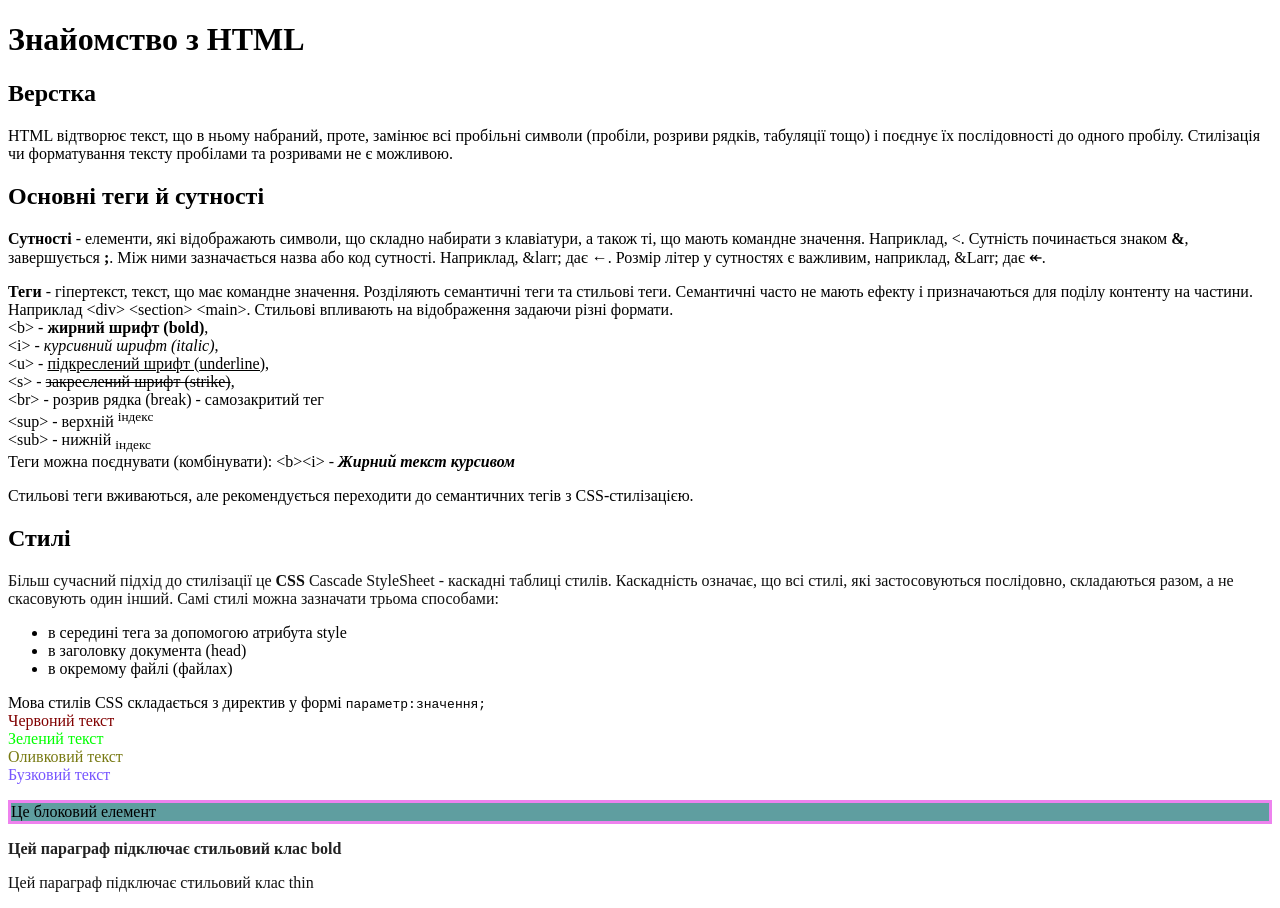
<file: intro.html>
<!DOCTYPE html>
<html lang="en">
<head>
    <meta charset="UTF-8">
    <meta name="viewport" content="width=device-width, initial-scale=1.0">
    <title>Вступ</title>
    <style>
        .bold {
            color: #222;
            font-weight: 800;
        }
        .thin {
            color: #111;
            font-weight: 100;
        }
    </style>
</head>
<body>
    <h1>Знайомство з HTML</h1>
    <h2>Верстка</h2>
    <p>
        HTML відтворює текст, що в ньому набраний, проте, замінює всі 
        пробільні символи (пробіли, розриви рядків, табуляції тощо) і 
        поєднує їх послідовності до одного пробілу. Стилізація чи 
        форматування тексту пробілами та розривами не є можливою.
    </p>
    <h2>Основні теги й сутності</h2>
    <p>
        <b>Сутності</b> - елементи, які відображають символи, що
        складно набирати з клавіатури, а також ті, що мають командне значення. 
        Наприклад, &lt;. Сутність починається знаком <b>&amp;</b>,
        завершується <b>;</b>. Між ними зазначається назва або код
        сутності. Наприклад, &amp;larr; дає &larr;. Розмір літер у сутностях
        є важливим, наприклад, &amp;Larr; дає &Larr;.
    </p>
    <p>
        <b>Теги</b> - гіпертекст, текст, що має командне значення. 
        Розділяють семантичні теги та стильові теги. Семантичні часто 
        не мають ефекту і призначаються для поділу контенту на частини. 
        Наприклад &lt;div&gt; &lt;section&gt; &lt;main&gt;. 
        Стильові впливають на відображення задаючи різні формати. <br>
        &lt;b&gt; - <b>жирний шрифт (bold)</b>, <br>
        &lt;i&gt; - <i>курсивний шрифт (italic)</i>, <br>
        &lt;u&gt; - <u>підкреслений шрифт (underline)</u>, <br>
        &lt;s&gt; - <s>закреслений шрифт (strike)</s>, <br/>
        &lt;br&gt; - розрив рядка (break) - самозакритий тег<br/>
        &lt;sup&gt; - верхній <sup>індекс</sup> <br/>
        &lt;sub&gt; - нижній <sub>індекс</sub> <br/>
        Теги можна поєднувати (комбінувати):
        &lt;b&gt;&lt;i&gt; - <b><i>Жирний текст курсивом</i></b>
    </p>
    <p>
        Стильові теги вживаються, але рекомендується переходити до 
        семантичних тегів з CSS-стилізацією.
    </p>
    <h2>Стилі</h2>
    <p class="thin">
        Більш сучасний підхід до стилізації це <b>CSS</b> Cascade StyleSheet - 
        каскадні таблиці стилів. Каскадність означає, що всі стилі, які 
        застосовуються послідовно, складаються разом, а не скасовують один інший. 
        Самі стилі можна зазначати трьома способами:
    </p>
    <ul> <!-- Unordered list - маркований (ненумерований) перелік -->
        <li>в середині тега за допомогою атрибута style</li>
        <li>в заголовку документа (head)</li>
        <li>в окремому файлі (файлах)</li>
    </ul>
    <p>
        Мова стилів CSS складається з директив у формі 
        <code>параметр:значення;</code>
        <br/>
        <!-- span - абсолютно нейтральний тег, нічого не додає, тільки формує блок -->
        <span style="color:maroon">Червоний текст</span> <br/>
        <span style="color:lime">Зелений текст</span> <br/>
        <span style="color:rgb(120, 122, 19)">Оливковий текст</span> <br/>
        <span style="color:#7755ff">Бузковий текст</span> <br/>
        <!-- 00 01 02 .. 09 0a 0b .. 0f 10 11 .. 19 1a .. 1f 20 .. 9f a0 a1 .. ff
        RGB - система кольоротворення - будь-який колір можна скласти з 
        трьох базових кольорів
        історично колір задавався трьома цифрами, наприклад, 0f0 - чистий зелений
        555 - порівну компонентів - сірий колір від 000(чорний) до fff(білий)
        такі кольори також називають "безпечними" 
        З розвитком ІТ точність компонент збільшилась і задається двома цифрами
        якщо величина мала, то дописується перший 0
        000000(чорний) ffffff(білий) 0a0a0a(темний сірий майже чорний)
        0000ff - чистий синій
        -->
    </p>
    <!-- div (division) нейтральний тег, але блоковий - формується з нового рядка
     З цієї точки зору теги поділяють на рядкові (inline), блокові (block)
     та комбіновані (inline-block). Рядкові не регулюють розміри і вставляються
     у текст, блокові формуються з нового рядка і, якщо не зазначити інше,
     займають усю ширину сторінки. Комбіновані вставляються в текст, але 
     можуть регулювати розміри. -->
    <!-- деякі стильові параметри є збірними - поєднують декілька значень,
      що розділяються через пробіл. -->
    <!-- Розмірність величин: 
     1px - піксель, мінімальна відстань на екрані,
     1vw - 1% від ширини вкладки (viewport width)
     1vh - 1% від висоти
     1em - висота літери "М" - поширене для текстів
     1% - відсоток від батьківського елемента
     Д.З. Створити html-сторінку, що пояснює шістнадцятичну систему
     числення та правила формування коду кольору за RGB
      -->
    <div style="background-color: cadetblue; border: 3px solid violet">Це блоковий елемент</div>
    <p class="bold">Цей параграф підключає стильовий клас bold</p>
    <p class="thin">Цей параграф підключає стильовий клас thin</p>
</body>
</html>
</file>
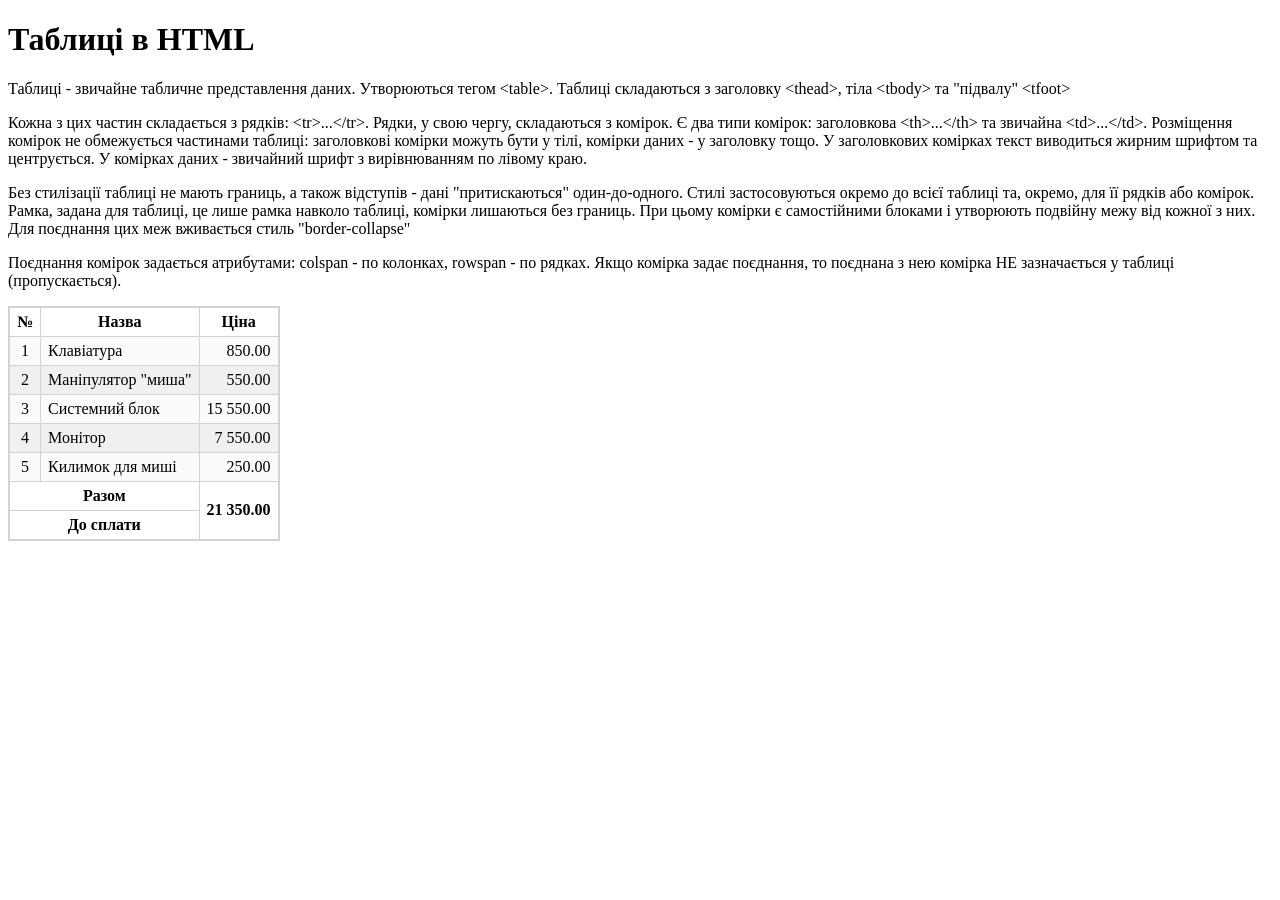
<file: tables.html>
<!DOCTYPE html>
<html lang="en">
<head>
    <meta charset="UTF-8">
    <meta name="viewport" content="width=device-width, initial-scale=1.0">
    <title>Таблиці</title>
    <link rel="stylesheet" href="tables.css" />
</head>
<body>
    <h1>Таблиці в HTML</h1>
    <p>
        Таблиці - звичайне табличне представлення даних. 
        Утворюються тегом &lt;table&gt;. 
        Таблиці складаються з заголовку &lt;thead&gt;, 
        тіла &lt;tbody&gt;
        та "підвалу" &lt;tfoot&gt;
    </p>
    <p>
        Кожна з цих частин складається з рядків: &lt;tr&gt;...&lt;/tr&gt;. 
        Рядки, у свою чергу, складаються з комірок. Є два типи комірок:
        заголовкова &lt;th&gt;...&lt;/th&gt;
        та звичайна &lt;td&gt;...&lt;/td&gt;. Розміщення комірок не 
        обмежується частинами таблиці: заголовкові комірки можуть бути у тілі,
        комірки даних - у заголовку тощо. У заголовкових комірках 
        текст виводиться жирним шрифтом та центрується. У комірках даних - 
        звичайний шрифт з вирівнюванням по лівому краю.
    </p>
    <p>
        Без стилізації таблиці не мають границь, а також відступів - дані
        "притискаються" один-до-одного. 
        Стилі застосовуються окремо до всієї таблиці та, окремо, для її
        рядків або комірок. Рамка, задана для таблиці, це лише рамка
        навколо таблиці, комірки лишаються без границь. При цьому комірки
        є самостійними блоками і утворюють подвійну межу від кожної з них. 
        Для поєднання цих меж вживається стиль "border-collapse"
    </p>
    <p>
        Поєднання комірок задається атрибутами: colspan - по колонках, 
        rowspan - по рядках. Якщо комірка задає поєднання, то поєднана з нею
        комірка НЕ зазначається у таблиці (пропускається). 
    </p>
    <table class="product-table">
        <thead>
            <tr>
                <th>№</th>
                <th>Назва</th>
                <th>Ціна</th>    
            </tr>
        </thead>
        <tbody>
            <tr>
                <td>1</td>
                <td>Клавіатура</td>
                <td>850.00</td>
            </tr>
            <tr>
                <td>2</td>
                <td>Маніпулятор "миша"</td>
                <td>550.00</td>
            </tr>
            <tr>
                <td>3</td>
                <td>Системний блок</td>
                <td>15 550.00</td>
            </tr>
            <tr>
                <td>4</td>
                <td>Монітор</td>
                <td>7 550.00</td>
            </tr>
            <tr>
                <td>5</td>
                <td>Килимок для миші</td>
                <td>250.00</td>
            </tr>
        </tbody>
        <tfoot>
            <tr>
                <th colspan="2">Разом</th>
                <th rowspan="2">21 350.00</th>
            </tr>
            <tr>
                <th colspan="2">До сплати</th>
            </tr>
        </tfoot>
    </table>
</body>
</html>
</file>
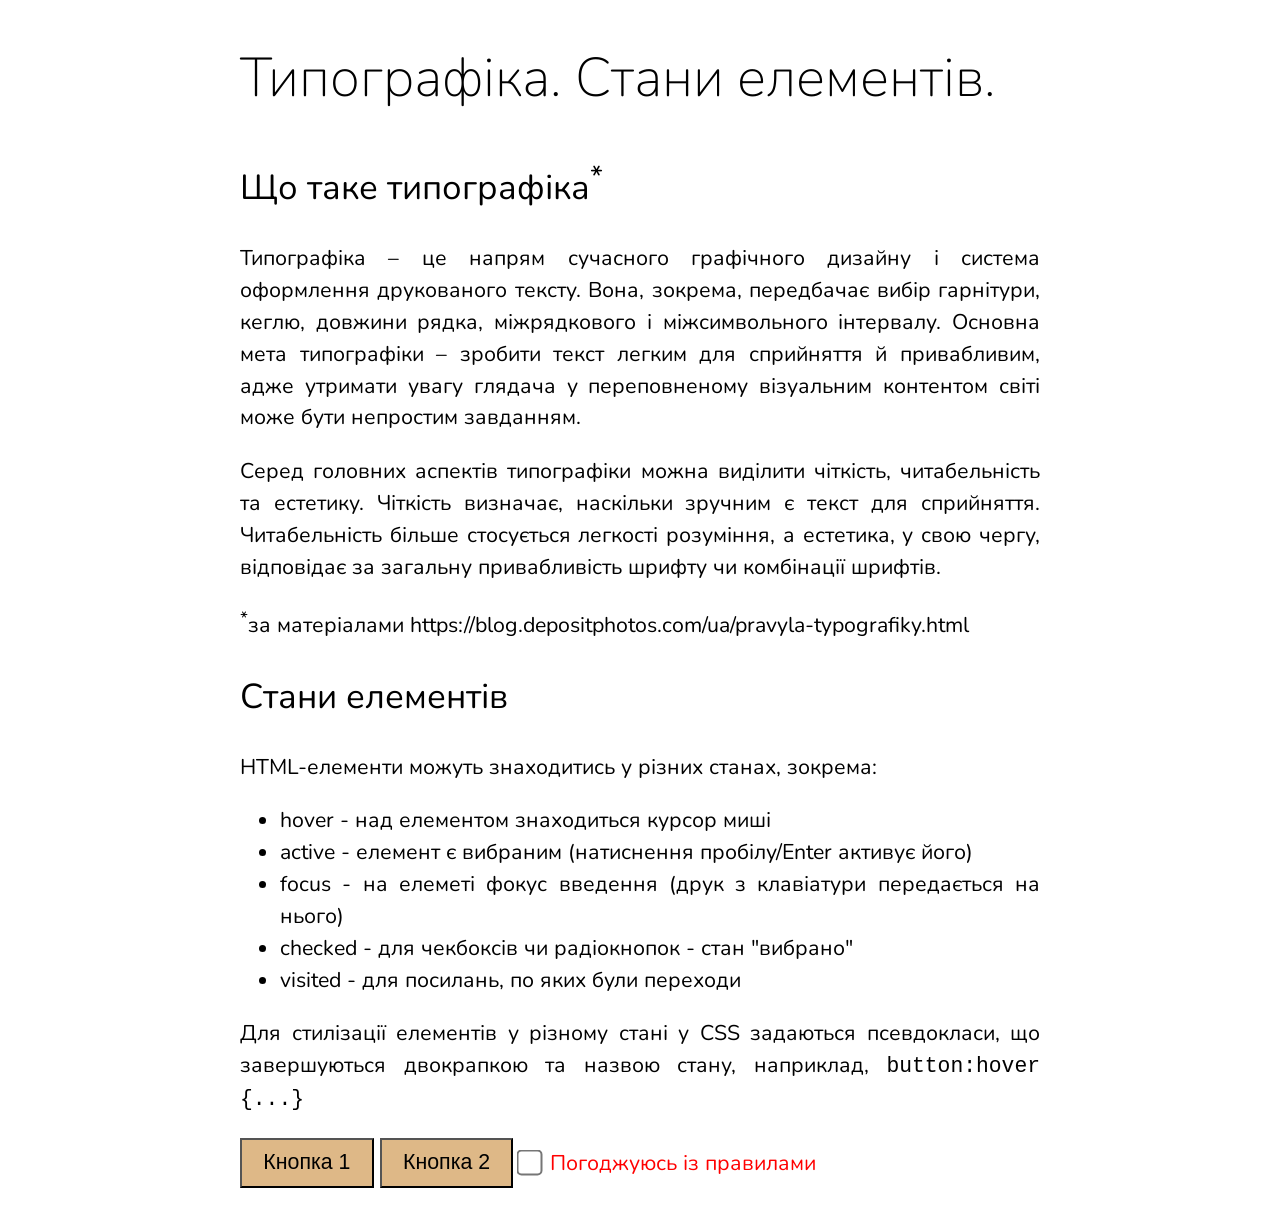
<file: typo.html>
<!DOCTYPE html>
<html lang="en">
<head>
    <meta charset="UTF-8">
    <meta name="viewport" content="width=device-width, initial-scale=1.0">
    <title>Typography</title>
    
    <link rel="preconnect" href="https://fonts.googleapis.com">
    <link rel="preconnect" href="https://fonts.gstatic.com" crossorigin>
    <link href="https://fonts.googleapis.com/css2?family=Nunito:ital,wght@0,200..1000;1,200..1000&family=Roboto:ital,wght@0,100..900;1,100..900&display=swap" rel="stylesheet">

    <link rel="stylesheet" href="typo.css" />
</head>
<body class="nunito-regular">
    <h1 class="display-large">Типографіка. Стани елементів.</h1>
    <h2 class="display-medium">Що таке типографіка<sup>*</sup></h2>
    <p>
        Типографіка – це напрям сучасного графічного дизайну і система оформлення 
        друкованого тексту. Вона, зокрема, передбачає вибір гарнітури, 
        кеглю, довжини рядка, міжрядкового і міжсимвольного інтервалу. 
        Основна мета типографіки&nbsp;– зробити текст легким для сприйняття й привабливим, 
        адже утримати увагу глядача у переповненому візуальним контентом світі 
        може бути непростим завданням.
    </p>
    <p>
        Серед головних аспектів типографіки можна виділити чіткість, читабельність та естетику. 
        Чіткість визначає, наскільки зручним є текст для сприйняття. 
        Читабельність більше стосується легкості розуміння, а естетика, у свою чергу, 
        відповідає за загальну привабливість шрифту чи комбінації шрифтів.
    </p>
    <sup>*</sup>за матеріалами https://blog.depositphotos.com/ua/pravyla-typografiky.html

    <h2 class="display-medium">Стани елементів</h2>
    <p>
        HTML-елементи можуть знаходитись у різних станах, зокрема:
    </p>
    <ul>
        <li>hover - над елементом знаходиться курсор миші</li>
        <li>active - елемент є вибраним (натиснення пробілу/Enter активує його)</li>
        <li>focus - на елеметі фокус введення (друк з клавіатури передається на нього)</li>
        <li>checked - для чекбоксів чи радіокнопок - стан "вибрано"</li>
        <li>visited - для посилань, по яких були переходи</li>
    </ul>
    <p>
        Для стилізації елементів у різному стані у CSS задаються псевдокласи,
        що завершуються двокрапкою та назвою стану, наприклад, 
        <code>button:hover {...}</code>
    </p>
    <p>
        <button>Кнопка 1</button> 
        <button>Кнопка 2</button>
        <input type="checkbox" id="agree" /><label for="agree">Погоджуюсь із правилами</label>
    </p>
</body>
</html>
</file>
<file: dz2/dz5.css>
body {
    font-family: -apple-system, BlinkMacSystemFont, "Segoe UI", Roboto, Helvetica, Arial, sans-serif;
    background-color: #f3f4f6;
    display: flex;
    justify-content: center;
    align-items: center;
    min-height: 100vh;
    margin: 0;
}

.radio-group {
    display: flex;
    flex-direction: column;
    gap: 12px;
    width: 100%;
    max-width: 400px;
    padding: 20px;
}

.radio-container {
    position: relative;
    cursor: pointer;
    display: block;
}


.radio-input {
    position: absolute;
    opacity: 0;
    width: 0;
    height: 0;
}


.radio-label {
    display: flex;
    align-items: center;
    padding: 16px;
    border: 2px solid #e5e7eb; 
    border-radius: 12px;
    background-color: #ffffff;
    transition: all 0.2s ease-in-out;
}

.radio-container:hover .radio-label {
    border-color: #bfdbfe; 
}

/* 
 * Стан, коли радіокнопка ВИБРАНА 
 * Обведення синьою рамкою та зміна фону
 */
.radio-input:checked + .radio-label {
    border-color: #2563eb; 
    background-color: #eff6ff; 
}


.radio-input:focus-visible + .radio-label {
    outline: 2px solid #2563eb;
    outline-offset: 2px;
}


.radio-custom {
    width: 24px;
    height: 24px;
    border: 2px solid #d1d5db;
    border-radius: 50%;
    margin-right: 16px;
    display: flex;
    justify-content: center;
    align-items: center;
    transition: all 0.2s ease-in-out;
    flex-shrink: 0;
}


.radio-custom::after {
    content: "";
    width: 12px;
    height: 12px;
    background-color: #2563eb;
    border-radius: 50%;
    transform: scale(0);
    transition: transform 0.2s cubic-bezier(0.4, 0, 0.2, 1);
}


.radio-input:checked + .radio-label .radio-custom {
    border-color: #2563eb;
}

.radio-input:checked + .radio-label .radio-custom::after {
    transform: scale(1);
}


.radio-content {
    display: flex;
    flex-direction: column;
}

.radio-title {
    font-weight: 600;
    font-size: 16px;
    color: #1f2937;
}

.radio-description {
    font-size: 14px;
    color: #6b7280;
    margin-top: 4px;
}
</file>
<file: dz3/style.css>
* {
  box-sizing: border-box;
  margin: 0;
  padding: 0;
}

body {
  background-color: #08090c;
  color: #e0e6ed;
  font-family: system-ui, -apple-system, sans-serif;
  padding: 24px;
}

h1 {
  text-align: center;
  margin-bottom: 30px;
  color: #00f2fe;
}

.demo-section {
  background-color: #111318;
  border: 1px solid #1f2430;
  border-radius: 8px;
  padding: 16px;
  margin-bottom: 24px;
}

.demo-section h2 {
  font-size: 1.1rem;
  margin-bottom: 12px;
  color: #9d4edd;
}


.flex-container {
  display: flex;
  height: 140px;
  background-color: #1a1d26;
  border: 1px dashed #3a3f58;
  border-radius: 6px;
  padding: 8px;
  gap: 12px;
}

.flex-item {
  background-color: #7b2cbf;
  color: #ffffff;
  padding: 12px;
  border-radius: 4px;
  font-weight: bold;
  min-width: 80px;
  text-align: center;
}


.item-small { font-size: 0.8rem; }
.item-medium { font-size: 1.2rem; }
.item-large { font-size: 2rem; }


.align-flex-start { align-items: flex-start; }
.align-flex-end   { align-items: flex-end; }
.align-center     { align-items: center; }
.align-stretch    { align-items: stretch; }
.align-baseline   { align-items: baseline; }
</file>
<file: dz5/cards.css>
.card {
    border-radius: 10px;
    box-shadow: 0 3px 3px 2px #bbb;
    display: flex;
    flex-direction: column;
    height: 350px;
    width: 250px;
}
.card-image {
    background-color: chocolate;
    /*             LT   RT  RB  LB    */
    border-radius: 10px 10px 0px 0;
    height: 40%;
    width: 100%;
}
.card-headline, .card-subhead, .card-text {
    padding-left: 10px;
    padding-right: 10px;
}
.card-headline {
    font-size: xx-large;
    padding-top: 7px;
}
.card-subhead {
    font-size: x-large;
}
.card-text {
    flex: 1;
    padding-top: 14px;
}
.card-footer {
    display: flex;
    justify-content: space-between;
    margin: 8px 10px;
}
.card-button {
    border: 2px solid transparent;
    border-radius: 5px;
    font-size: x-large;
}
.card-button:hover {
    background-color: #ddd;
}
.card-button:active {
    border: 2px solid #aaa;
}
.card-price {
    display: flex;
    flex-direction: column;
}
.card-price-discount {
    align-items: center;
    display: flex;
    flex-direction: row;
    gap: 4px;
}
.card-price-old {
    color: #bebebe;
    font-size: small;
    text-decoration: line-through;
}
.card-price-actual {
    color: #e05252;
    font-size: large;
    font-weight: 700;
}
.card-dicount-percent {
    background-color: #e05252;
    border-radius: 1em;
    color: snow;
    font-size: small;
    font-weight: 600;
    padding: 1px 3px;
}

.card-subhead {
    display: flex;
    gap: 2px; 
}

.star {
    font-size: large;
    color: #cccccc; 
}

.star.filled {
    color: #f59e0b; 
}
</file>
<file: cards.css>
.page-header {
    font-size: 4vw;
}
.cards-container {
    display: flex;
    flex-direction: row;
    flex-wrap: wrap;
    gap: 15px 2%;
    justify-content: center;
    margin: 10px 10%;
}
.card {
    border-radius: 10px;
    box-shadow: 0 3px 3px 2px #bbb;
    display: flex;
    flex-direction: column;
    height: 350px;
    width: 250px;
}
.card-image {
    background-color: chocolate;
    /*             LT   RT  RB  LB    */
    border-radius: 10px 10px 0px 0;
    height: 40%;
    width: 100%;
}
.card-headline, .card-subhead, .card-text {
    padding-left: 10px;
    padding-right: 10px;
    text-overflow: ellipsis;
    overflow: hidden;
}
.card-headline {
    font-size: xx-large;
    padding-top: 7px;
    white-space: nowrap;
}
.card-subhead {
    font-size: x-large;
    white-space: nowrap;
}
.spacer {
    flex: 1;
}
.card-text {
    flex: 1;
    padding-top: 14px;
    display: -webkit-box;
    -webkit-box-orient: vertical;
    -webkit-line-clamp: 2;
    line-clamp: 2;
    overflow: hidden;
    line-height: 20px;
    max-height: 40px;
}
.card-footer {
    display: flex;
    justify-content: space-between;
    margin: 8px 10px;
}
.card-button {
    border: 2px solid transparent;
    border-radius: 5px;
    font-size: x-large;
}
.card-button:hover {
    background-color: #ddd;
}
.card-button:active {
    border: 2px solid #aaa;
}
.card-price {
    display: flex;
    flex-direction: column;
}
.card-price-discount {
    align-items: center;
    display: flex;
    flex-direction: row;
    gap: 4px;
}
.card-price-old {
    color: #bebebe;
    font-size: small;
    text-decoration: line-through;
}
.card-price-actual {
    color: #e05252;
    font-size: large;
    font-weight: 700;
}
.card-dicount-percent {
    background-color: #e05252;
    border-radius: 1em;
    color: snow;
    font-size: small;
    font-weight: 600;
    padding: 1px 3px;
}
</file>
<file: css.css>
* {
    color:#333;
}

img {
    border: 2px solid gray;
    margin: 5px; /* margin - зовнішній відступ (від рамки) */
    padding: 5px; /* padding - внутрішній відступ (до рамки) */
    width: 30px;
}

h1 {
    text-align: center;
}

.middle {
    vertical-align: middle;
}

.selector-table {
    border: 2px solid lightgray;
    border-collapse: collapse;
}

.selector-table th, .selector-table td {
    border: 1px solid lightgray;
}
</file>
<file: dz5.css>
body {
    font-family: -apple-system, BlinkMacSystemFont, "Segoe UI", Roboto, Helvetica, Arial, sans-serif;
    background-color: #f3f4f6;
    display: flex;
    justify-content: center;
    align-items: center;
    min-height: 100vh;
    margin: 0;
}

.radio-group {
    display: flex;
    flex-direction: column;
    gap: 12px;
    width: 100%;
    max-width: 400px;
    padding: 20px;
}

.radio-container {
    position: relative;
    cursor: pointer;
    display: block;
}


.radio-input {
    position: absolute;
    opacity: 0;
    width: 0;
    height: 0;
}


.radio-label {
    display: flex;
    align-items: center;
    padding: 16px;
    border: 2px solid #e5e7eb; 
    border-radius: 12px;
    background-color: #ffffff;
    transition: all 0.2s ease-in-out;
}

.radio-container:hover .radio-label {
    border-color: #bfdbfe; 
}

/* 
 * Стан, коли радіокнопка ВИБРАНА 
 * Обведення синьою рамкою та зміна фону
 */
.radio-input:checked + .radio-label {
    border-color: #2563eb; 
    background-color: #eff6ff; 
}


.radio-input:focus-visible + .radio-label {
    outline: 2px solid #2563eb;
    outline-offset: 2px;
}


.radio-custom {
    width: 24px;
    height: 24px;
    border: 2px solid #d1d5db;
    border-radius: 50%;
    margin-right: 16px;
    display: flex;
    justify-content: center;
    align-items: center;
    transition: all 0.2s ease-in-out;
    flex-shrink: 0;
}


.radio-custom::after {
    content: "";
    width: 12px;
    height: 12px;
    background-color: #2563eb;
    border-radius: 50%;
    transform: scale(0);
    transition: transform 0.2s cubic-bezier(0.4, 0, 0.2, 1);
}


.radio-input:checked + .radio-label .radio-custom {
    border-color: #2563eb;
}

.radio-input:checked + .radio-label .radio-custom::after {
    transform: scale(1);
}


.radio-content {
    display: flex;
    flex-direction: column;
}

.radio-title {
    font-weight: 600;
    font-size: 16px;
    color: #1f2937;
}

.radio-description {
    font-size: 14px;
    color: #6b7280;
    margin-top: 4px;
}
</file>
<file: flex.css>
.container {
    border: 2px solid salmon;
    display: flex; /* режим флекс-контейнера */
}
.h-150 {
    height: 150px;
}
.h-auto {
    height: auto !important;
}
.item {
    background-color: tomato;
    border: 2px solid maroon;
    height: 100px;
    display: flex;
    justify-content: center;
    align-items: center;
    width: 100px;
}
.j-center {
    justify-content: center; /* вирівнювання вздовж головної осі */
}
.j-between {
    justify-content: space-between; /*  */
}
.j-evenly {
    justify-content: space-evenly; /*  */
}
.j-around {
    justify-content: space-around; /*  */
}
.a-center {
    align-items: center; /* вирівнювання поперек головної осі */
}
.a-stretch {
    align-items: stretch; /* вирівнювання поперек головної осі */
}
.flex-1 {
    background-color: lime;
    flex: 1;
}
.flex-2 {
    background-color: orange;
    flex: 2;
}
.card {
    border-radius: 10px;
    box-shadow: 0 3px 3px 2px #bbb;
    display: flex;
    flex-direction: column;
    height: 350px;
    width: 250px;
}
.card-image {
    background-color: chocolate;
    /*             LT   RT  RB  LB    */
    border-radius: 10px 10px 0px 0;
    height: 40%;
    width: 100%;
}
.card-headline, .card-subhead, .card-text {
    padding-left: 10px;
    padding-right: 10px;
}
.card-headline {
    font-size: xx-large;
    padding-top: 7px;
}
.card-subhead {
    font-size: x-large;
}
.card-text {
    flex: 1;
    padding-top: 14px;
}
.card-footer {
    display: flex;
    justify-content: end;
}
.card-button {

}
</file>
<file: tables.css>
.product-table {
    border: 2px solid lightgray; 
    border-collapse: collapse;
}
.product-table th, .product-table td {
    border: 1px solid lightgray; 
    padding: 5px 7px; /* перший - вертикальний, другий - горизонтальний*/
}
.product-table td:first-child { /* :first-child - перший у блоці (тут - у рядку)*/
    text-align: center;
}
.product-table td:nth-child(3) { /* :nth-child - n-й елемент (3 - кожен третій) */
    text-align: right;
}
.product-table tbody tr:nth-child(odd) {  /* odd - непарні, even - парні елементи*/
    background-color: #fafafa;
}
.product-table tbody tr:nth-child(even) {  /* odd - непарні, even - парні елементи*/
    background-color: #f0f0f0;
}
</file>
<file: typo.css>
body {
    margin: auto;
    max-width: 800px;
    text-align: justify;
}
.roboto-regular {
  font-family: "Roboto", sans-serif;
  font-optical-sizing: auto;
  font-weight: 400;
  font-size: 16pt;
  font-style: normal;
  font-variation-settings: "wdth" 100;
  line-height: 1.5;
}
.nunito-regular {
  font-family: "Nunito", sans-serif;
  font-optical-sizing: auto;
  font-weight: 400;
  font-size: 16pt;
  font-style: normal;
  font-variation-settings: "wdth" 100;
  line-height: 1.5;
}
.display-large {
    font-size: 41pt;
    font-weight: 200;
    font-variation-settings: "wdth" 75;
}
.display-medium {
    font-size: 26pt;
    font-weight: 400;
}
button { /* базовий стиль - для всіх станів */
    background-color: burlywood;
    font-size: 16pt;
    padding: .5em 1em;
}
button:hover { /* стиль стану (псевдоклас) - включається коли над елементом курсор */
    background-color: cadetblue;
}
button:focus { /* стиль стану (псевдоклас) - включається коли елемент активний */
    background-color: rgb(26, 109, 50);
}
#agree { /* з символу # починаються стилі для атрибута id (<input id="agree" ...) */
    margin-right: 1em;
    transform: scale(2);
}
#agree ~ label { /* ~ - наступний елемент за даним (з тегом label) */
    color: red;
}
#agree:checked ~ label { /* ~ - наступний елемент за відміченим елементом */
    color: green;
}
/* Доповнити чекбокс псевдостилем наведення курсору */
/* Д.З. Створити перелік з кількох радіокнопок, реалізувати,
щоб вибрана позиція обводилась рамкою */
</file>
